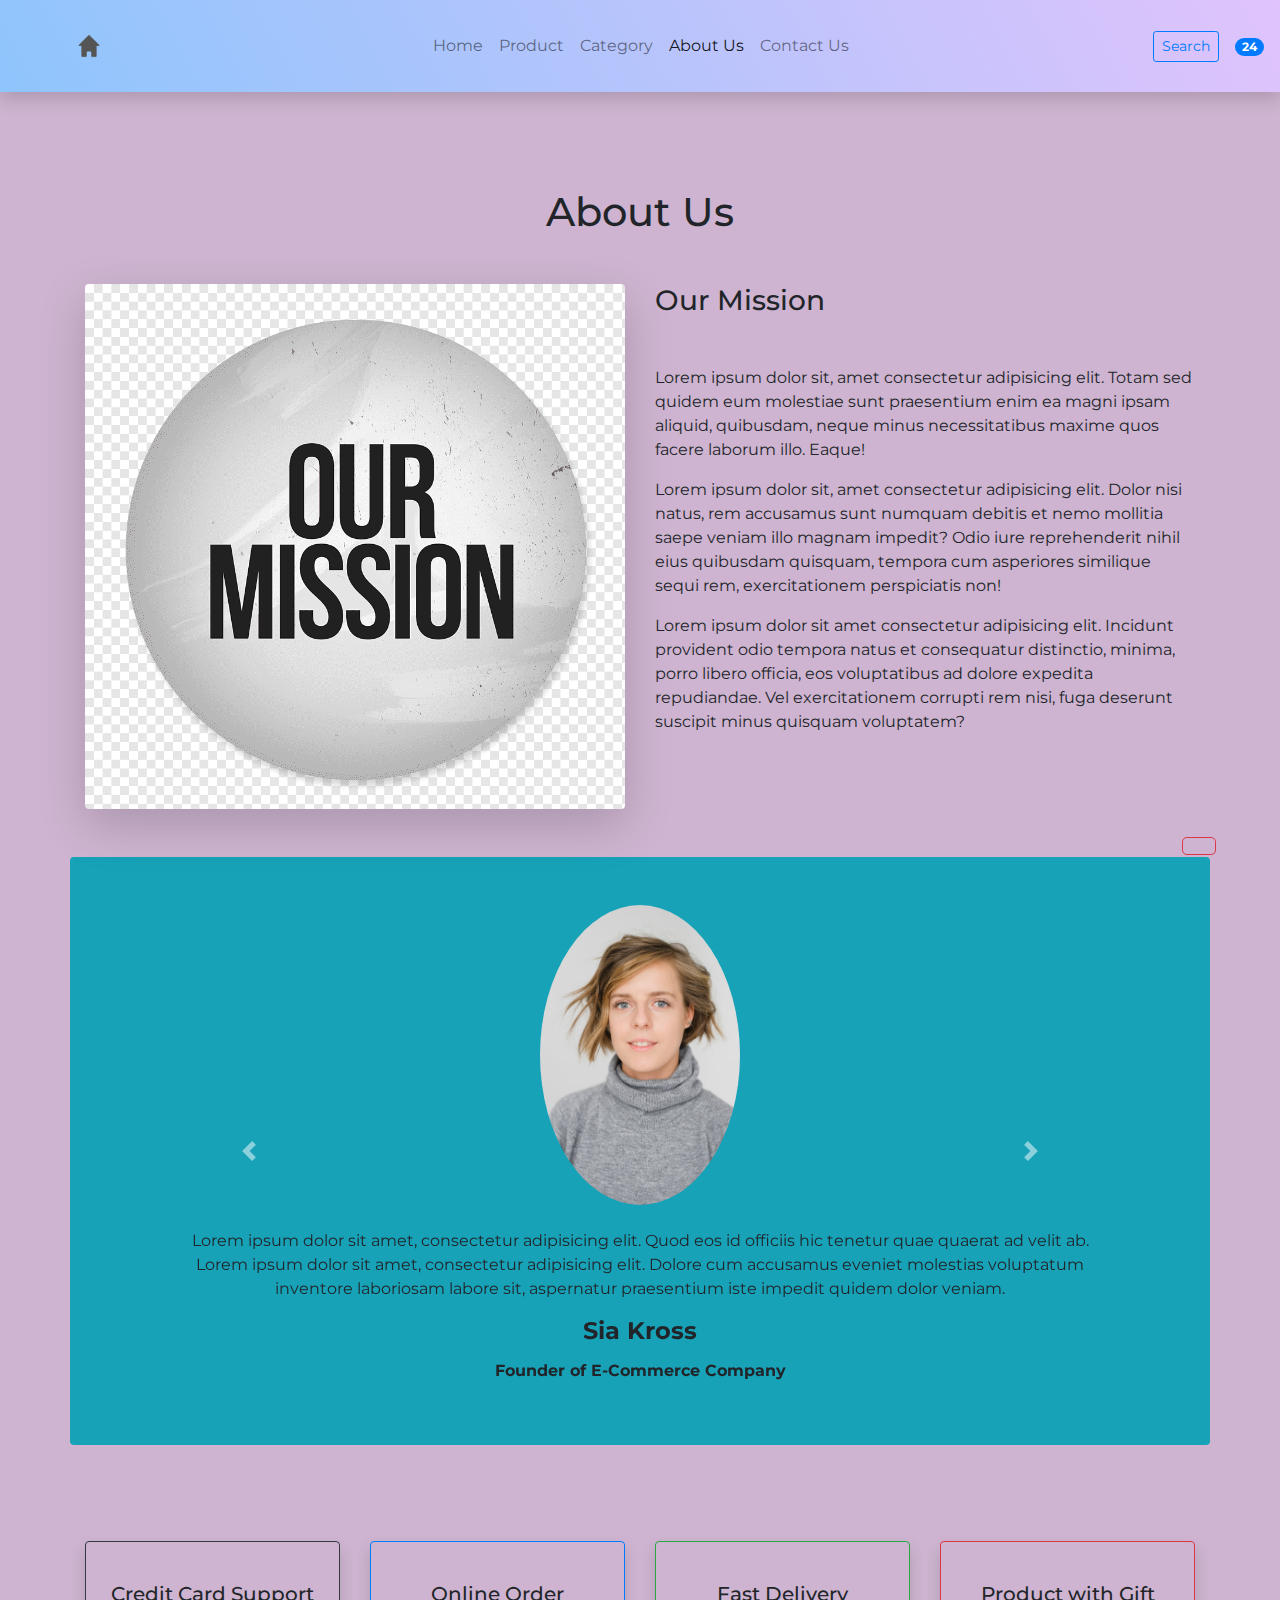
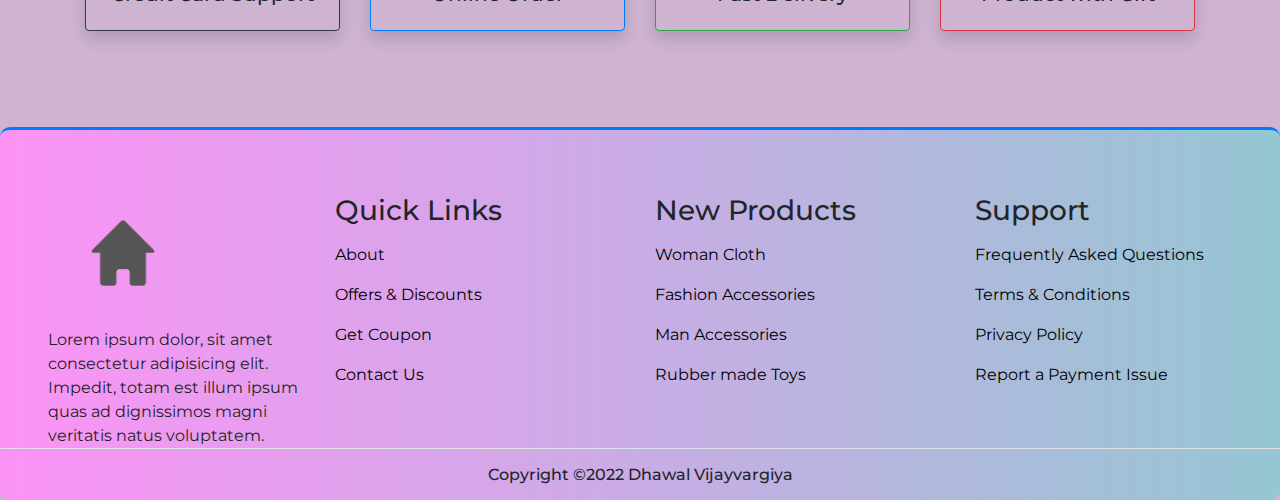
<file: about.html>
<!DOCTYPE html>
<html lang="en">

<head>
	<!-- Required meta tags -->
	<meta charset="utf-8" />
	<meta name="viewport" content="width=device-width, initial-scale=1, shrink-to-fit=no" />

	<!-- style.css  -->
	<link rel="stylesheet" href="../css/style.css">

	<!-- Bootstrap CSS -->
	<link rel="stylesheet" href="https://stackpath.bootstrapcdn.com/bootstrap/4.5.2/css/bootstrap.min.css" integrity="sha384-JcKb8q3iqJ61gNV9KGb8thSsNjpSL0n8PARn9HuZOnIxN0hoP+VmmDGMN5t9UJ0Z"
	 crossorigin="anonymous">

	<!-- fontawesome cdn link -->
	<link rel="stylesheet" href="https://cdnjs.cloudflare.com/ajax/libs/font-awesome/5.10.0/css/all.min.css" integrity="sha512-PgQMlq+nqFLV4ylk1gwUOgm6CtIIXkKwaIHp/PAIWHzig/lKZSEGKEysh0TCVbHJXCLN7WetD8TFecIky75ZfQ=="
	 crossorigin="anonymous" />

	<title>E-Commerce</title>
</head>

<body id="top" style="background-color: rgb(206 180 208);" >
	<!-- ==============header menu section starts here============== -->
	<section class="header_menu" id="header_menu">
		<div class="container-fluid px-0 shadow">
			<nav class="navbar navbar-expand-lg navbar-light  py-3  " style="background-color: #8EC5FC;
    background-image: linear-gradient(62deg, #8EC5FC 0%, #E0C3FC 100%);">
				<a class="navbar-brand pl-5" href="index.html">
                    <img src="/images/new23.png" class="img img-fluid" width="50px" alt="logo">
                </a>
                <button class="navbar-toggler" type="button" data-toggle="collapse"
                    data-target="#navbarSupportedContent" aria-controls="navbarSupportedContent" aria-expanded="false"
                    aria-label="Toggle navigation">
                    <span class="navbar-toggler-icon"></span>
                </button>

                <div class="collapse navbar-collapse" id="navbarSupportedContent">
                    <ul class="navbar-nav mx-auto">
                        <li class="nav-item ">
                            <a class="nav-link" href="index.html">Home <span class="sr-only">(current)</span></a>
                        </li>
                        <li class="nav-item ">
                            <a class="nav-link" href="product.html">Product</a>
                        </li>
                        <li class="nav-item ">
                            <a class="nav-link" href="category.html">Category</a>
                        </li>
                        <li class="nav-item active">
                            <a class="nav-link" href="about.html">About Us</a>
                        </li>
                        <li class="nav-item">
                            <a class="nav-link" href="contact.html">Contact Us</a>
                        </li>
                        <!-- <li class="nav-item dropdown">
              <a class="nav-link dropdown-toggle" href="#" id="navbarDropdown" role="button" data-toggle="dropdown"
                aria-haspopup="true" aria-expanded="false">
                Dropdown
              </a>
              <div class="dropdown-menu" aria-labelledby="navbarDropdown">
                <a class="dropdown-item" href="#">Action</a>
                <a class="dropdown-item" href="#">Another action</a>
                <div class="dropdown-divider"></div>
                <a class="dropdown-item" href="#">Something else here</a>
              </div>
            </li> -->
                    </ul>
                    <div class="search mr-3">
                        <a href="search.html" class="btn btn-sm btn-outline-primary">
                            Search
                        </a>
                    </div>
                    <div class="cart">
                        <a href="cart.html">
                            <i class="fas fa-shopping-cart fa-2x"></i>
                            <span class="badge badge-pill badge-primary">24</span>
                        </a>
                    </div>
                </div>
            </nav>
        </div>
    </section>
    <!-- ==============header menu section ends here============== -->

    <!-- ==============about starts here============== -->
    <section class="about py-5 my-5" id="about">
        <div class="container ">
            <div class="section_title text-center mb-5">
                <h1 class="text-capitalize" style="text-decoration:none">About Us</h1>
            </div>
            <div class="row">
                <div class="col-md-6">
                    <div class="row">
                        <div class="col-md-12">
                            <img src="./images/new24.png" class="img img-fluid rounded shadow-lg"
                                alt="about us image">
                        </div>
                    </div>
                </div>
                <div class="col-md-6">

                    <div class="row">
                        <div class="col-md-12">
                            <div class="title">
                                <h3>Our Mission</h3>
                            </div>
                            <div class="about_text mt-sm-5">
                                <p>
                                    Lorem ipsum dolor sit, amet consectetur adipisicing elit. Totam sed quidem eum
                                    molestiae sunt praesentium enim ea magni ipsam aliquid, quibusdam, neque minus
                                    necessitatibus maxime quos facere laborum illo. Eaque!
                                </p>
                                <p>
                                    Lorem ipsum dolor sit, amet consectetur adipisicing elit. Dolor nisi natus, rem
                                    accusamus sunt numquam debitis et nemo mollitia saepe veniam illo magnam impedit?
                                    Odio iure reprehenderit nihil eius quibusdam quisquam, tempora cum asperiores
                                    similique sequi rem, exercitationem perspiciatis non!
                                </p>
                                <p>
                                    Lorem ipsum dolor sit amet consectetur adipisicing elit. Incidunt provident odio
                                    tempora natus et consequatur distinctio, minima, porro libero officia, eos
                                    voluptatibus ad dolore expedita repudiandae. Vel exercitationem corrupti rem nisi,
                                    fuga deserunt suscipit minus quisquam voluptatem?
                                </p>
                            </div>
                        </div>
                    </div>
                </div>
            </div>
            <div class="row">
                <!-- ==============testimonial starts here============== -->
                <section class="text-center bg-info my-5 py-5 rounded">
                    <div class="col-md-10 col-10 mx-auto">
                        <!-- Carousel Wrapper -->
                        <div id="carousel-example-1" class="carousel slide carousel-fade" data-ride="carousel"
                            data-interval="false">
                            <!--Slides-->
                            <div class="carousel-inner">
                                <!--First slide-->
                                <div class="carousel-item active">
                                    <div class="testimonial">
                                        <!--Avatar-->
                                        <div class="avatar mx-auto mb-4">
                                            <img src="./images/new26.jpeg" class="rounded-circle img-fluid" width="200px" height="400px"
                                                alt="First sample avatar image">
                                        </div>
                                        <!--Content-->
                                        <p>
                                            <i class="fas fa-quote-left"></i> Lorem ipsum dolor sit amet,
                                            consectetur
                                            adipisicing
                                            elit. Quod
                                            eos
                                            id officiis hic tenetur quae quaerat ad velit ab. Lorem ipsum dolor sit
                                            amet,
                                            consectetur
                                            adipisicing elit. Dolore cum accusamus eveniet molestias voluptatum
                                            inventore
                                            laboriosam
                                            labore
                                            sit, aspernatur praesentium iste impedit quidem dolor veniam.
                                        </p>
                                        <h4 class="font-weight-bold">Sia Kross</h4>
                                        <h6 class="font-weight-bold my-3">Founder of E-Commerce Company</h6>
                                        <!--Review-->
                                        <i class="fas fa-star blue-text"> </i>
                                        <i class="fas fa-star blue-text"> </i>
                                        <i class="fas fa-star blue-text"> </i>
                                        <i class="fas fa-star blue-text"> </i>
                                        <i class="fas fa-star-half-alt blue-text"> </i>
                                    </div>
                                </div>
                                <!--First slide-->
                                <!--Second slide-->
                                <div class="carousel-item">
                                    <div class="testimonial">
                                        <!--Avatar-->
                                        <div class="avatar mx-auto mb-4">
                                            <img src="./images/new27.jpeg" class="rounded-circle img-fluid" width="200px" height="200px"
                                                alt="Second sample avatar image">
                                        </div>
                                        <!--Content-->
                                        <p>
                                            <i class="fas fa-quote-left"></i> Nemo enim ipsam voluptatem quia
                                            voluptas sit
                                            aspernatur aut
                                            odit
                                            aut fugit, sed quia consequuntur magni dolores eos qui ratione
                                            voluptatem sequi
                                            nesciunt. Neque
                                            porro quisquam est, qui dolorem ipsum quia dolor sit amet, consectetur,
                                            adipisci
                                            velit,
                                            sed quia
                                            non numquam eius modi tempora incidunt ut labore. </p>
                                        <h4 class="font-weight-bold">Daniel Jue</h4>
                                        <h6 class="font-weight-bold my-3">Photographer at Studio LA</h6>
                                        <!--Review-->
                                        <i class="fas fa-star blue-text"> </i>
                                        <i class="fas fa-star blue-text"> </i>
                                        <i class="fas fa-star blue-text"> </i>
                                        <i class="fas fa-star blue-text"> </i>
                                        <i class="fas fa-star blue-text"> </i>
                                    </div>
                                </div>
                                <!--Second slide-->
                                <!--Third slide-->
                                <div class="carousel-item">
                                    <div class="testimonial">
                                        <!--Avatar-->
                                        <div class="avatar mx-auto mb-4">
                                            <img src="./images/new28.jpeg" class="rounded-circle img-fluid" width="200px"
                                                alt="Third sample avatar image">
                                        </div>
                                        <!--Content-->
                                        <p>
                                            <i class="fas fa-quote-left"></i> Duis aute irure dolor in reprehenderit
                                            in
                                            voluptate
                                            velit esse
                                            cillum dolore eu fugiat nulla pariatur. Excepteur sint occaecat
                                            cupidatat non
                                            proident,
                                            sunt in
                                            culpa qui officia deserunt mollit anim id est laborum. Sed ut
                                            perspiciatis unde
                                            omnis
                                            iste natus
                                            error sit voluptatem accusantium doloremque laudantium.</p>
                                        <h4 class="font-weight-bold">Josh Allan</h4>
                                        <h6 class="font-weight-bold my-3">Front-end Developer in NY</h6>
                                        <!--Review-->
                                        <i class="fas fa-star blue-text"> </i>
                                        <i class="fas fa-star blue-text"> </i>
                                        <i class="fas fa-star blue-text"> </i>
                                        <i class="fas fa-star blue-text"> </i>
                                        <i class="far fa-star blue-text"> </i>
                                    </div>
                                </div>
                                <!--Third slide-->
                            </div>
                            <!--Slides-->
                            <!--Controls-->
                            <a class="carousel-control-prev left carousel-control" href="#carousel-example-1"
                                role="button" data-slide="prev">
                                <span class="carousel-control-prev-icon" aria-hidden="true"></span>
                                <span class="sr-only">Previous</span>
                            </a>
                            <a class="carousel-control-next right carousel-control" href="#carousel-example-1"
                                role="button" data-slide="next">
                                <span class="carousel-control-next-icon" aria-hidden="true"></span>
                                <span class="sr-only">Next</span>
                            </a>
                            <!--Controls-->
                        </div>
                        <!-- Carousel Wrapper -->
                    </div>
                </section>
                <!-- ==============testimonial ends here============== -->
            </div>
            <div class="row mt-5">
                <div class="col-md-3 col-6">
                    <div class="border border-dark rounded shadow text-center p-3">
                        <div class="mb-4">
                            <i class="far fa-credit-card fa-3x"></i>
                        </div>
                        <div>
                            <h5>Credit Card Support</h5>
                        </div>
                    </div>
                </div>
                <div class="col-md-3 col-6 mt-small-2 mb-small-2">
                    <div class="border border-primary rounded shadow text-center p-3">
                        <div class="mb-4">
                            <i class="fas fa-laptop fa-3x"></i>
                        </div>
                        <div>
                            <h5>Online Order</h5>
                        </div>
                    </div>
                </div>
                <div class="col-md-3 col-6">
                    <div class="border border-success rounded shadow text-center p-3">
                        <div class="mb-4">
                            <i class="fas fa-shipping-fast fa-3x"></i>
                        </div>
                        <div>
                            <h5>Fast Delivery</h5>
                        </div>
                    </div>
                </div>
                <div class="col-md-3 col-6">
                    <div class="border border-danger rounded shadow text-center p-3">
                        <div class="mb-4">
                            <i class="fas fa-gifts fa-3x"></i>
                        </div>
                        <div>
                            <h5>Product with Gift</h5>
                        </div>
                    </div>
                </div>
            </div>
        </div>
    </section>

    <!-- ==============about ends here============== -->

    <!-- ==============footer starts here============== -->
    <section class="footer_section pt-5 pb-2 mt-5" id="footer_section">
        <footer>
            <div class="container-fluid">
                <div class="row">
                    <div class="col-md-3 col-6 pl-5">
                        <div class="footer_title">
                            <a href="index.html">
                                <img src="/images/new23.png" width="150px" class="img img-fluid" alt="logo">
                            </a>
                        </div>
                        <div>
                            Lorem ipsum dolor, sit amet consectetur adipisicing elit. Impedit, totam est illum ipsum
                            quas ad
                            dignissimos magni veritatis natus voluptatem.
                        </div>
                    </div>
                    <div class="col-md-3 col-6">
                        <div class="footer_title pt-3 mb-3">
                            <h3>Quick Links</h3>
                        </div>
                        <div class="footer_links">
                            <ul>
                                <li><a href="javascript:;">About</a></li>
                                <li><a href="javascript:;">Offers & Discounts</a></li>
                                <li><a href="javascript:;">Get Coupon</a></li>
                                <li><a href="javascript:;">Contact Us</a></li>
                            </ul>
                        </div>
                    </div>
                    <div class="col-md-3 col-6">
                        <div class="footer_title pt-3 mb-3">
                            <h3>New Products</h3>
                        </div>
                        <div class="footer_links">
                            <ul>
                                <li><a href="javascript:;">Woman Cloth</a></li>
                                <li><a href="javascript:;">Fashion Accessories</a></li>
                                <li><a href="javascript:;">Man Accessories</a></li>
                                <li><a href="javascript:;">Rubber made Toys</a></li>
                            </ul>
                        </div>
                    </div>
                    <div class="col-md-3 col-6">
                        <div class="footer_title pt-3 mb-3">
                            <h3>Support</h3>
                        </div>
                        <div class="footer_links">
                            <ul>
                                <li><a href="javascript:;">Frequently Asked Questions</a></li>
                                <li><a href="javascript:;">Terms & Conditions</a></li>
                                <li><a href="javascript:;">Privacy Policy</a></li>
                                <li><a href="javascript:;">Report a Payment Issue</a></li>
                            </ul>
                        </div>
                    </div>
                </div>
            </div>
            <div class="border-top">
                <h6 class="text-center mt-3">Copyright ©2022 Dhawal Vijayvargiya
                </h6>
            </div>
        </footer>
    </section>
    <div class="backtop">
        <a id="button" href="#top" class="btn btn-lg btn-outline-danger" role="button">
            <i class="fas fa-chevron-up text-dark"></i>
        </a>
    </div>
    <!-- ==============footer ends here============== -->


    <!-- Optional JavaScript -->
    <!-- jQuery first, then Popper.js, then Bootstrap JS -->
    <script src="https://code.jquery.com/jquery-3.5.1.slim.min.js"
        integrity="sha384-DfXdz2htPH0lsSSs5nCTpuj/zy4C+OGpamoFVy38MVBnE+IbbVYUew+OrCXaRkfj"
        crossorigin="anonymous"></script>
    <script src="https://cdn.jsdelivr.net/npm/popper.js@1.16.1/dist/umd/popper.min.js"
        integrity="sha384-9/reFTGAW83EW2RDu2S0VKaIzap3H66lZH81PoYlFhbGU+6BZp6G7niu735Sk7lN"
        crossorigin="anonymous"></script>
    <script src="https://stackpath.bootstrapcdn.com/bootstrap/4.5.2/js/bootstrap.min.js"
        integrity="sha384-B4gt1jrGC7Jh4AgTPSdUtOBvfO8shuf57BaghqFfPlYxofvL8/KUEfYiJOMMV+rV"
        crossorigin="anonymous"></script>
</body>

</html>
</file>
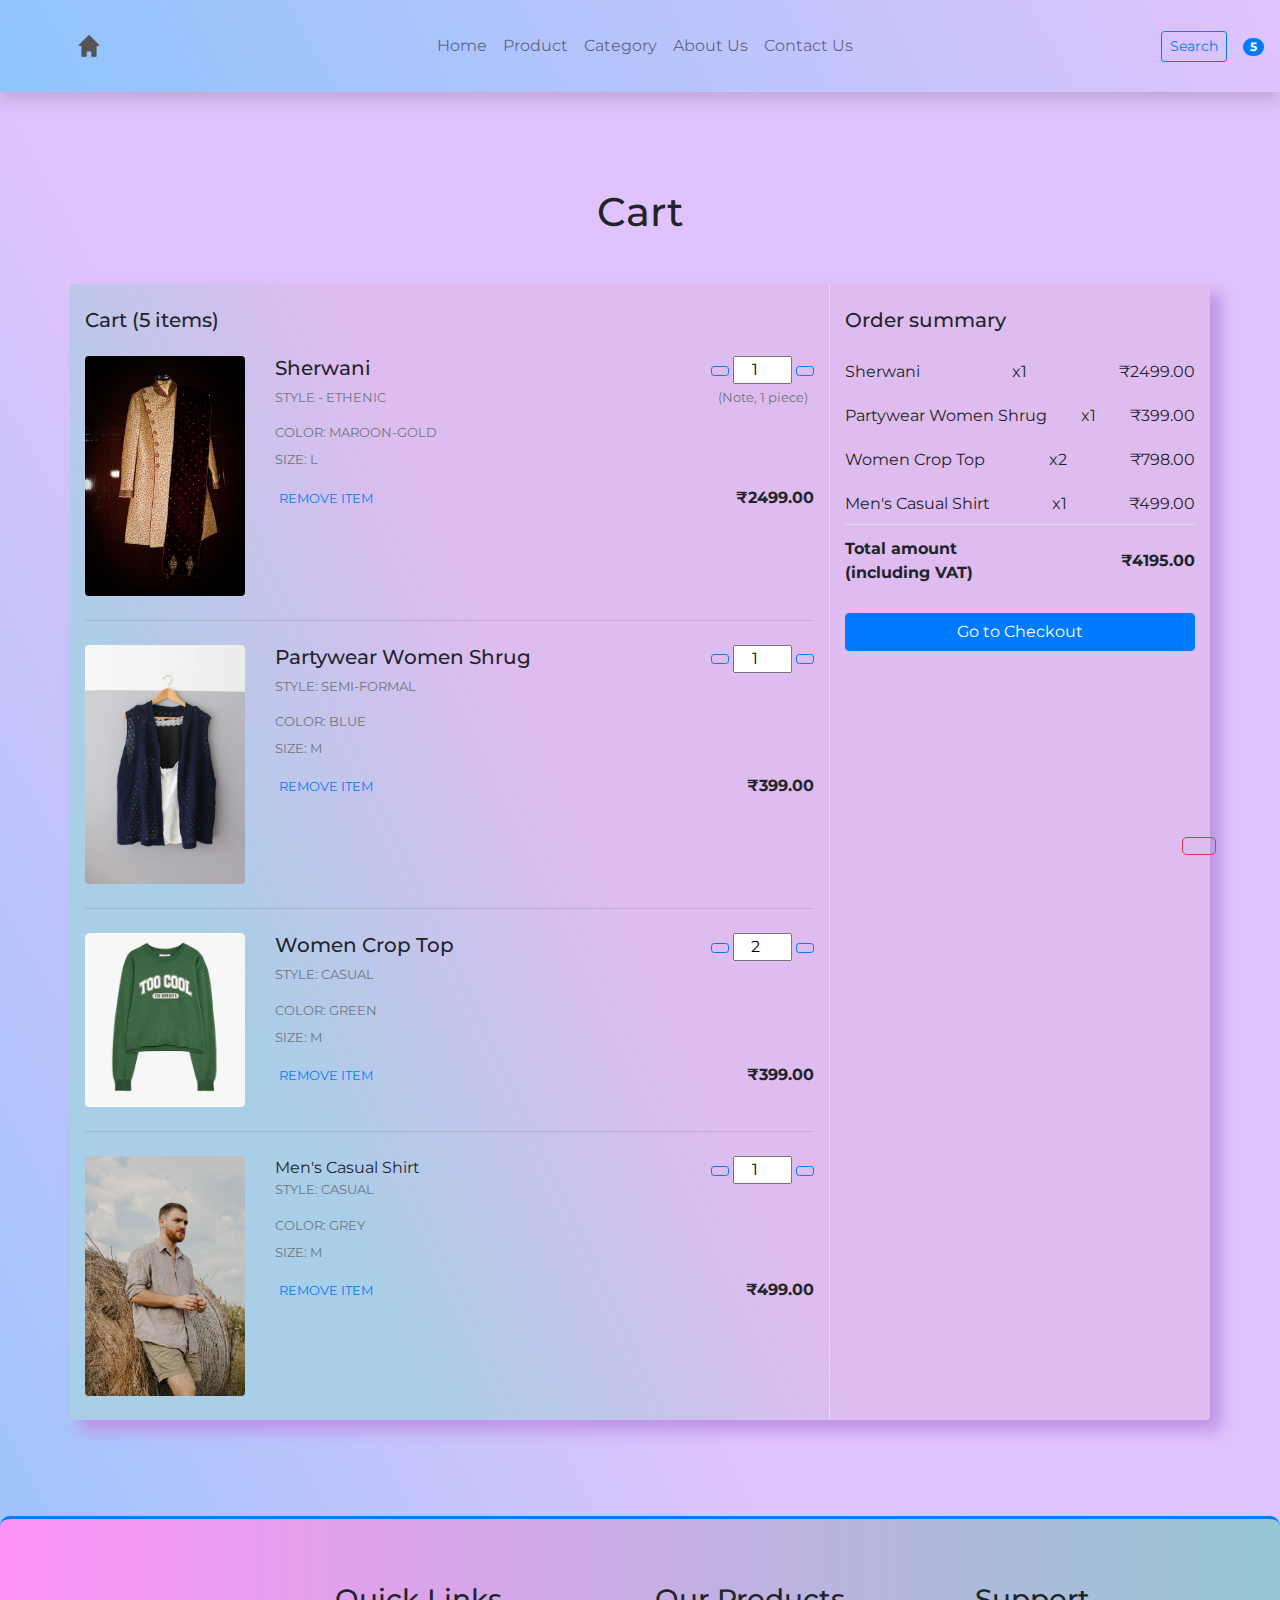
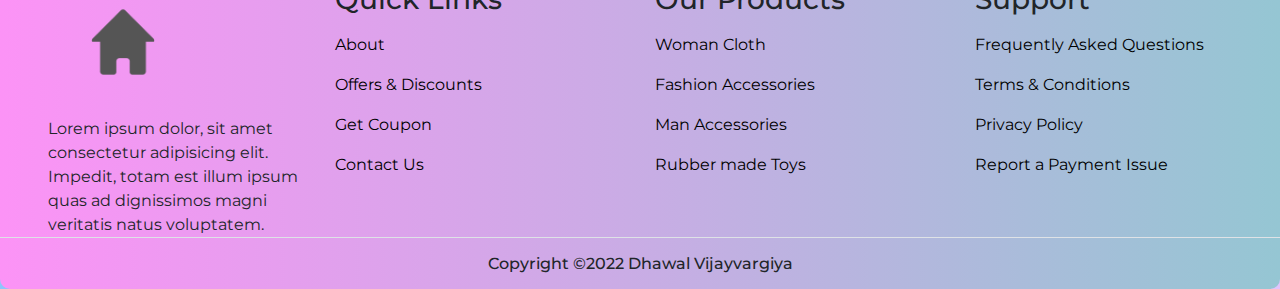
<file: cart.html>
<!DOCTYPE html>
<html lang="en">

<head>
    <!-- Required meta tags -->
    <meta charset="utf-8" />
    <meta name="viewport" content="width=device-width, initial-scale=1, shrink-to-fit=no" />

    <!-- style.css  -->
    <link rel="stylesheet" href="./css/style.css">

    <!-- Bootstrap CSS -->
    <link rel="stylesheet" href="https://stackpath.bootstrapcdn.com/bootstrap/4.5.2/css/bootstrap.min.css"
        integrity="sha384-JcKb8q3iqJ61gNV9KGb8thSsNjpSL0n8PARn9HuZOnIxN0hoP+VmmDGMN5t9UJ0Z" crossorigin="anonymous">

    <!-- fontawesome cdn link -->
    <link rel="stylesheet" href="https://cdnjs.cloudflare.com/ajax/libs/font-awesome/5.10.0/css/all.min.css"
        integrity="sha512-PgQMlq+nqFLV4ylk1gwUOgm6CtIIXkKwaIHp/PAIWHzig/lKZSEGKEysh0TCVbHJXCLN7WetD8TFecIky75ZfQ=="
        crossorigin="anonymous" />

    <title>E-Commerce Website Front-End Design</title>
</head>

<body id="top" style="background-color: #8EC5FC;
background-image: linear-gradient(62deg, #8EC5FC 0%, #E0C3FC 43%);">
    <!-- ==============header menu section starts here============== -->
    <section class="header_menu" id="header_menu">
        <div class="container-fluid px-0 shadow">
            <nav class="navbar navbar-expand-lg navbar-light py-3  " style="background-color: #8EC5FC;
    background-image: linear-gradient(62deg, #8EC5FC 0%, #E0C3FC 100%);">
                <a class="navbar-brand pl-5" href="index.html">
                    <img src="./images/new23.png" class="img img-fluid" width="50px" alt="logo">
                </a>
                <button class="navbar-toggler" type="button" data-toggle="collapse"
                    data-target="#navbarSupportedContent" aria-controls="navbarSupportedContent" aria-expanded="false"
                    aria-label="Toggle navigation">
                    <span class="navbar-toggler-icon"></span>
                </button>

                <div class="collapse navbar-collapse" id="navbarSupportedContent">
                    <ul class="navbar-nav mx-auto">
                        <li class="nav-item ">
                            <a class="nav-link" href="index.html">Home <span class="sr-only">(current)</span></a>
                        </li>
                        <li class="nav-item ">
                            <a class="nav-link" href="product.html">Product</a>
                        </li>
                        <li class="nav-item ">
                            <a class="nav-link" href="category.html">Category</a>
                        </li>
                        <li class="nav-item">
                            <a class="nav-link" href="about.html">About Us</a>
                        </li>
                        <li class="nav-item">
                            <a class="nav-link" href="contact.html">Contact Us</a>
                        </li>
                        <!-- <li class="nav-item dropdown">
              <a class="nav-link dropdown-toggle" href="#" id="navbarDropdown" role="button" data-toggle="dropdown"
                aria-haspopup="true" aria-expanded="false">
                Dropdown
              </a>
              <div class="dropdown-menu" aria-labelledby="navbarDropdown">
                <a class="dropdown-item" href="#">Action</a>
                <a class="dropdown-item" href="#">Another action</a>
                <div class="dropdown-divider"></div>
                <a class="dropdown-item" href="#">Something else here</a>
              </div>
            </li> -->
                    </ul>
                    <div class="search mr-3">
                        <a href="search.html" class="btn btn-sm btn-outline-primary">
                            Search
                        </a>
                    </div>
                    <div class="cart active">
                        <a href="cart.html">
                            <i class="fas fa-shopping-cart fa-2x"></i>
                            <span class="badge badge-pill badge-primary">5</span>
                        </a>
                    </div>
                </div>
            </nav>
        </div>
    </section>
    <!-- ==============header menu section ends here============== -->

    <!-- ==============cart starts here============== -->
    <section class="cart py-5 my-5" id="cart" >
        <div class="container ">
            <div class="section_title text-center mb-5">
                <h1 class="text-capitalize" style="text-decoration:none">Cart</h1>
            </div>
            <div class="row bg_cart_1 rounded" style="box-shadow: 10px 10px 15px 0.5px #bf94e7; border-width:0.1rem; background-color: #387db6;
            background-image: linear-gradient(65deg, #a9cee7 20rem, #dfbcf0 45rem);">
                <!--Grid column-->
                <div class="col-md-8 border-right">
                    <!-- Card -->
                    <div class="mb-3">
                        <div class="pt-4">
                            <h5 class="mb-4">Cart (<span>5</span> items)</h5>
                            <div class="row mb-4">
                                <div class="col-md-5 col-lg-3 col-xl-3">
                                    <div class="rounded mb-3 mb-md-0">
                                        <img class="img-fluid w-100 rounded" src="./images/new5.jpeg" alt="Sample">
                                    </div>
                                </div>
                                <div class="col-md-7 col-lg-9 col-xl-9">
                                    <div>
                                        <div class="d-flex justify-content-between">
                                            <div>
                                                <h5>Sherwani</h5>
                                                <p class="mb-3 text-muted text-uppercase small">Style - ethenic</p>
                                                <p class="mb-2 text-muted text-uppercase small">Color: Maroon-gold</p>
                                                <p class="mb-3 text-muted text-uppercase small">Size: L</p>
                                            </div>
                                            <div>
                                                <div class="mb-0 w-100">
                                                    <button
                                                        onclick="this.parentNode.querySelector('input[type=number]').stepDown()"
                                                        class="btn btn-sm btn-outline-primary">
                                                        <i class="fas fa-minus"></i>
                                                    </button>
                                                    <input class="quantity text-center" min="0" max="10" name="quantity"
                                                        value="1" type="number">
                                                    <button
                                                        onclick="this.parentNode.querySelector('input[type=number]').stepUp()"
                                                        class="btn btn-sm btn-outline-primary">
                                                        <i class="fas fa-plus"></i>
                                                    </button>
                                                </div>
                                                <small class="form-text text-muted text-center">
                                                    (Note, 1 piece)
                                                </small>
                                            </div>
                                        </div>
                                        <div class="d-flex justify-content-between align-items-center">
                                            <div>
                                                <a href="javascript:;" type="button"
                                                    class="small text-uppercase mr-3"><i
                                                        class="fas fa-trash-alt mr-1"></i> Remove item </a>
                                            </div>
                                            <p class="mb-0"><span><strong id="summary">₹2499.00</strong></span></p
                                                class="mb-0">
                                        </div>
                                    </div>
                                </div>
                            </div>
                            <hr class="mb-4">
                            <div class="row mb-4">
                                <div class="col-md-5 col-lg-3 col-xl-3">
                                    <div class="rounded mb-3 mb-md-0">
                                        <img class="img-fluid w-100 rounded" src="./images/new6.jpeg" alt="Sample">
                                    </div>
                                </div>
                                <div class="col-md-7 col-lg-9 col-xl-9">
                                    <div>
                                        <div class="d-flex justify-content-between">
                                            <div>
                                                <h5>Partywear Women Shrug</h5>
                                                <p class="mb-3 text-muted text-uppercase small">Style: semi-formal </p>
                                                <p class="mb-2 text-muted text-uppercase small">Color: blue</p>
                                                <p class="mb-3 text-muted text-uppercase small">Size: M</p>
                                            </div>
                                            <div>
                                                <div class="mb-0 w-100">
                                                    <button
                                                        onclick="this.parentNode.querySelector('input[type=number]').stepDown()"
                                                        class="btn btn-sm btn-outline-primary">
                                                        <i class="fas fa-minus"></i>
                                                    </button>
                                                    <input class="quantity text-center" min="0" max="10" name="quantity"
                                                        value="1" type="number">
                                                    <button
                                                        onclick="this.parentNode.querySelector('input[type=number]').stepUp()"
                                                        class="btn btn-sm btn-outline-primary">
                                                        <i class="fas fa-plus"></i>
                                                    </button>
                                                </div>
                                            </div>
                                        </div>
                                        <div class="d-flex justify-content-between align-items-center">
                                            <div>
                                                <a href="javascript:;" type="button"
                                                    class="card-link-secondary small text-uppercase mr-3">
                                                    <i class="fas fa-trash-alt mr-1"></i> Remove item
                                                </a>
                                            </div>
                                            <p class="mb-0"><span><strong>₹399.00</strong></span></p class="mb-0">
                                        </div>
                                    </div>
                                </div>
                            </div>
                            <hr class="mb-4">
                            <div class="row mb-4">
                                <div class="col-md-5 col-lg-3 col-xl-3">
                                    <div class="rounded mb-3 mb-md-0">
                                        <img class="img-fluid w-100 rounded" src="./images/new26.png" alt="Sample">
                                    </div>
                                </div>
                                <div class="col-md-7 col-lg-9 col-xl-9">
                                    <div>
                                        <div class="d-flex justify-content-between">
                                            <div>
                                                <h5>Women Crop Top</h5>
                                                <p class="mb-3 text-muted text-uppercase small">Style: casual</p>
                                                <p class="mb-2 text-muted text-uppercase small">Color: green</p>
                                                <p class="mb-3 text-muted text-uppercase small">Size: M</p>
                                            </div>
                                            <div>
                                                <div class="mb-0 w-100">
                                                    <button
                                                        onclick="this.parentNode.querySelector('input[type=number]').stepDown()"
                                                        class="btn btn-sm btn-outline-primary">
                                                        <i class="fas fa-minus"></i>
                                                    </button>
                                                    <input class="quantity text-center" min="0" max="10" name="quantity"
                                                        value="2" type="number">
                                                    <button
                                                        onclick="this.parentNode.querySelector('input[type=number]').stepUp()"
                                                        class="btn btn-sm btn-outline-primary">
                                                        <i class="fas fa-plus"></i>
                                                    </button>
                                                </div>
                                            </div>
                                        </div>
                                        <div class="d-flex justify-content-between align-items-center">
                                            <div>
                                                <a href="javascript:;" type="button"
                                                    class="card-link-secondary small text-uppercase mr-3">
                                                    <i class="fas fa-trash-alt mr-1"></i> Remove item
                                                </a>
                                            </div>
                                            <p class="mb-0"><span><strong>₹399.00</strong></span></p class="mb-0">
                                        </div>
                                    </div>
                                </div>
                            </div>
                            <hr class="mb-4">
                            <div class="row mb-4">
                                <div class="col-md-5 col-lg-3 col-xl-3">
                                    <div class="rounded mb-3 mb-md-0">
                                        <img class="img-fluid w-100 rounded" src="./images/new27.jpg" alt="Sample">
                                    </div>
                                </div>
                                <div class="col-md-7 col-lg-9 col-xl-9">
                                    <div>
                                        <div class="d-flex justify-content-between">
                                            <div>Men's Casual Shirt</h5>
                                                <p class="mb-3 text-muted text-uppercase small">Style: Casual</p>
                                                <p class="mb-2 text-muted text-uppercase small">Color: grey</p>
                                                <p class="mb-3 text-muted text-uppercase small">Size: M</p>
                                            </div>
                                            <div>
                                                <div class="mb-0 w-100">
                                                    <button
                                                        onclick="this.parentNode.querySelector('input[type=number]').stepDown()"
                                                        class="btn btn-sm btn-outline-primary">
                                                        <i class="fas fa-minus"></i>
                                                    </button>
                                                    <input class="quantity text-center" min="0" max="10" name="quantity"
                                                        value="1" type="number">
                                                    <button
                                                        onclick="this.parentNode.querySelector('input[type=number]').stepUp()"
                                                        class="btn btn-sm btn-outline-primary">
                                                        <i class="fas fa-plus"></i>
                                                    </button>
                                                </div>
                                            </div>
                                        </div>
                                        <div class="d-flex justify-content-between align-items-center">
                                            <div>
                                                <a href="javascript:;" type="button"
                                                    class="card-link-secondary small text-uppercase mr-3">
                                                    <i class="fas fa-trash-alt mr-1"></i> Remove item
                                                </a>
                                            </div>
                                            <p class="mb-0"><span><strong>₹499.00</strong></span></p class="mb-0">
                                        </div>
                                    </div>
                                </div>
                            </div>
                        </div>
                    </div>
                </div>
                <!--Grid column-->

                <!--Grid column-->
                <div class="col-md-4  rounded">
                    <!-- Card -->
                    <div class="mb-3">
                        <div class="pt-4">
                            <h5 class="mb-3">Order summary</h5>
                            <ul class="list-group list-group-flush">
                                <li
                                    class="list-group-item d-flex justify-content-between align-items-center border-0 px-0 pb-2">
                                    <span>Sherwani</span>
                                    <span>x1</span>
                                    <span>₹2499.00</span>
                                </li>
                                <li
                                    class="list-group-item d-flex justify-content-between align-items-center border-0 px-0 pb-2">
                                    <span>Partywear Women Shrug</span>
                                    <span>x1</span>
                                    <span>₹399.00</span>
                                </li>
                                <li
                                    class="list-group-item d-flex justify-content-between align-items-center border-0 px-0 pb-2">
                                    <span>Women Crop Top</span>
                                    <span>x2</span>
                                    <span>₹798.00</span>
                                </li>
                                <li
                                    class="list-group-item d-flex justify-content-between align-items-center border-0 px-0 pb-2">
                                    <span>Men's Casual Shirt</span>
                                    <span>x1</span>
                                    <span>₹499.00</span>
                                </li>
                                <li
                                    class="list-group-item d-flex justify-content-between align-items-center border-top px-0 mb-3">
                                    <div>
                                        <strong>Total amount</strong>
                                        <strong>
                                            <p class="mb-0">(including VAT)</p>
                                        </strong>
                                    </div>
                                    <span><strong>₹4195.00</strong></span>
                                </li>
                            </ul>
                            <a href="checkout.html" class="btn btn-primary btn-block">Go to Checkout</a>
                        </div>
                    </div>
                    <!-- Card -->
                </div>
                <!--Grid column-->
            </div>
        </div>
    </section>

    <!-- ==============cart ends here============== -->

    <!-- ==============footer starts here============== -->
    <section class="footer_section pt-5 pb-2 mt-5" id="footer_section">
        <footer>
            <div class="container-fluid">
                <div class="row">
                    <div class="col-md-3 col-6 pl-5">
                        <div class="footer_title">
                            <a href="index.html"><img src="./images/new23.png" width="150px" class="img img-fluid"
                                    alt="logo"></a>
                        </div>
                        <div>
                            Lorem ipsum dolor, sit amet consectetur adipisicing elit. Impedit, totam est illum ipsum
                            quas ad
                            dignissimos magni veritatis natus voluptatem.
                        </div>
                    </div>
                    <div class="col-md-3 col-6">
                        <div class="footer_title pt-3 mb-3">
                            <h3>Quick Links</h3>
                        </div>
                        <div class="footer_links">
                            <ul>
                                <li><a href="about.html">About</a></li>
                                <li><a href="javascript:;">Offers & Discounts</a></li>
                                <li><a href="javascript:;">Get Coupon</a></li>
                                <li><a href="contact.html">Contact Us</a></li>
                            </ul>
                        </div>
                    </div>
                    <div class="col-md-3 col-6">
                        <div class="footer_title pt-3 mb-3">
                            <h3>Our Products</h3>
                        </div>
                        <div class="footer_links">
                            <ul>
                                <li><a href="javascript:;">Woman Cloth</a></li>
                                <li><a href="javascript:;">Fashion Accessories</a></li>
                                <li><a href="javascript:;">Man Accessories</a></li>
                                <li><a href="javascript:;">Rubber made Toys</a></li>
                            </ul>
                        </div>
                    </div>
                    <div class="col-md-3 col-6">
                        <div class="footer_title pt-3 mb-3">
                            <h3>Support</h3>
                        </div>
                        <div class="footer_links">
                            <ul>
                                <li><a href="javascript:;">Frequently Asked Questions</a></li>
                                <li><a href="javascript:;">Terms & Conditions</a></li>
                                <li><a href="javascript:;">Privacy Policy</a></li>
                                <li><a href="javascript:;">Report a Payment Issue</a></li>
                            </ul>
                        </div>
                    </div>
                </div>
            </div>
            <div class="border-top">
                <h6 class="text-center mt-3">Copyright ©2022 Dhawal Vijayvargiya
                </h6>
            </div>
        </footer>
    </section>
    <div class="backtop">
        <a id="button" href="#top" class="btn btn-lg btn-outline-danger" role="button">
            <i class="fas fa-chevron-up text-dark"></i>
        </a>
    </div>
    <!-- ==============footer ends here============== -->


    <!-- Optional JavaScript -->
    <!-- jQuery first, then Popper.js, then Bootstrap JS -->
    <script src="https://code.jquery.com/jquery-3.5.1.slim.min.js"
        integrity="sha384-DfXdz2htPH0lsSSs5nCTpuj/zy4C+OGpamoFVy38MVBnE+IbbVYUew+OrCXaRkfj"
        crossorigin="anonymous"></script>
    <script src="https://cdn.jsdelivr.net/npm/popper.js@1.16.1/dist/umd/popper.min.js"
        integrity="sha384-9/reFTGAW83EW2RDu2S0VKaIzap3H66lZH81PoYlFhbGU+6BZp6G7niu735Sk7lN"
        crossorigin="anonymous"></script>
    <script src="https://stackpath.bootstrapcdn.com/bootstrap/4.5.2/js/bootstrap.min.js"
        integrity="sha384-B4gt1jrGC7Jh4AgTPSdUtOBvfO8shuf57BaghqFfPlYxofvL8/KUEfYiJOMMV+rV"
        crossorigin="anonymous"></script>
</body>

</html>
</file>
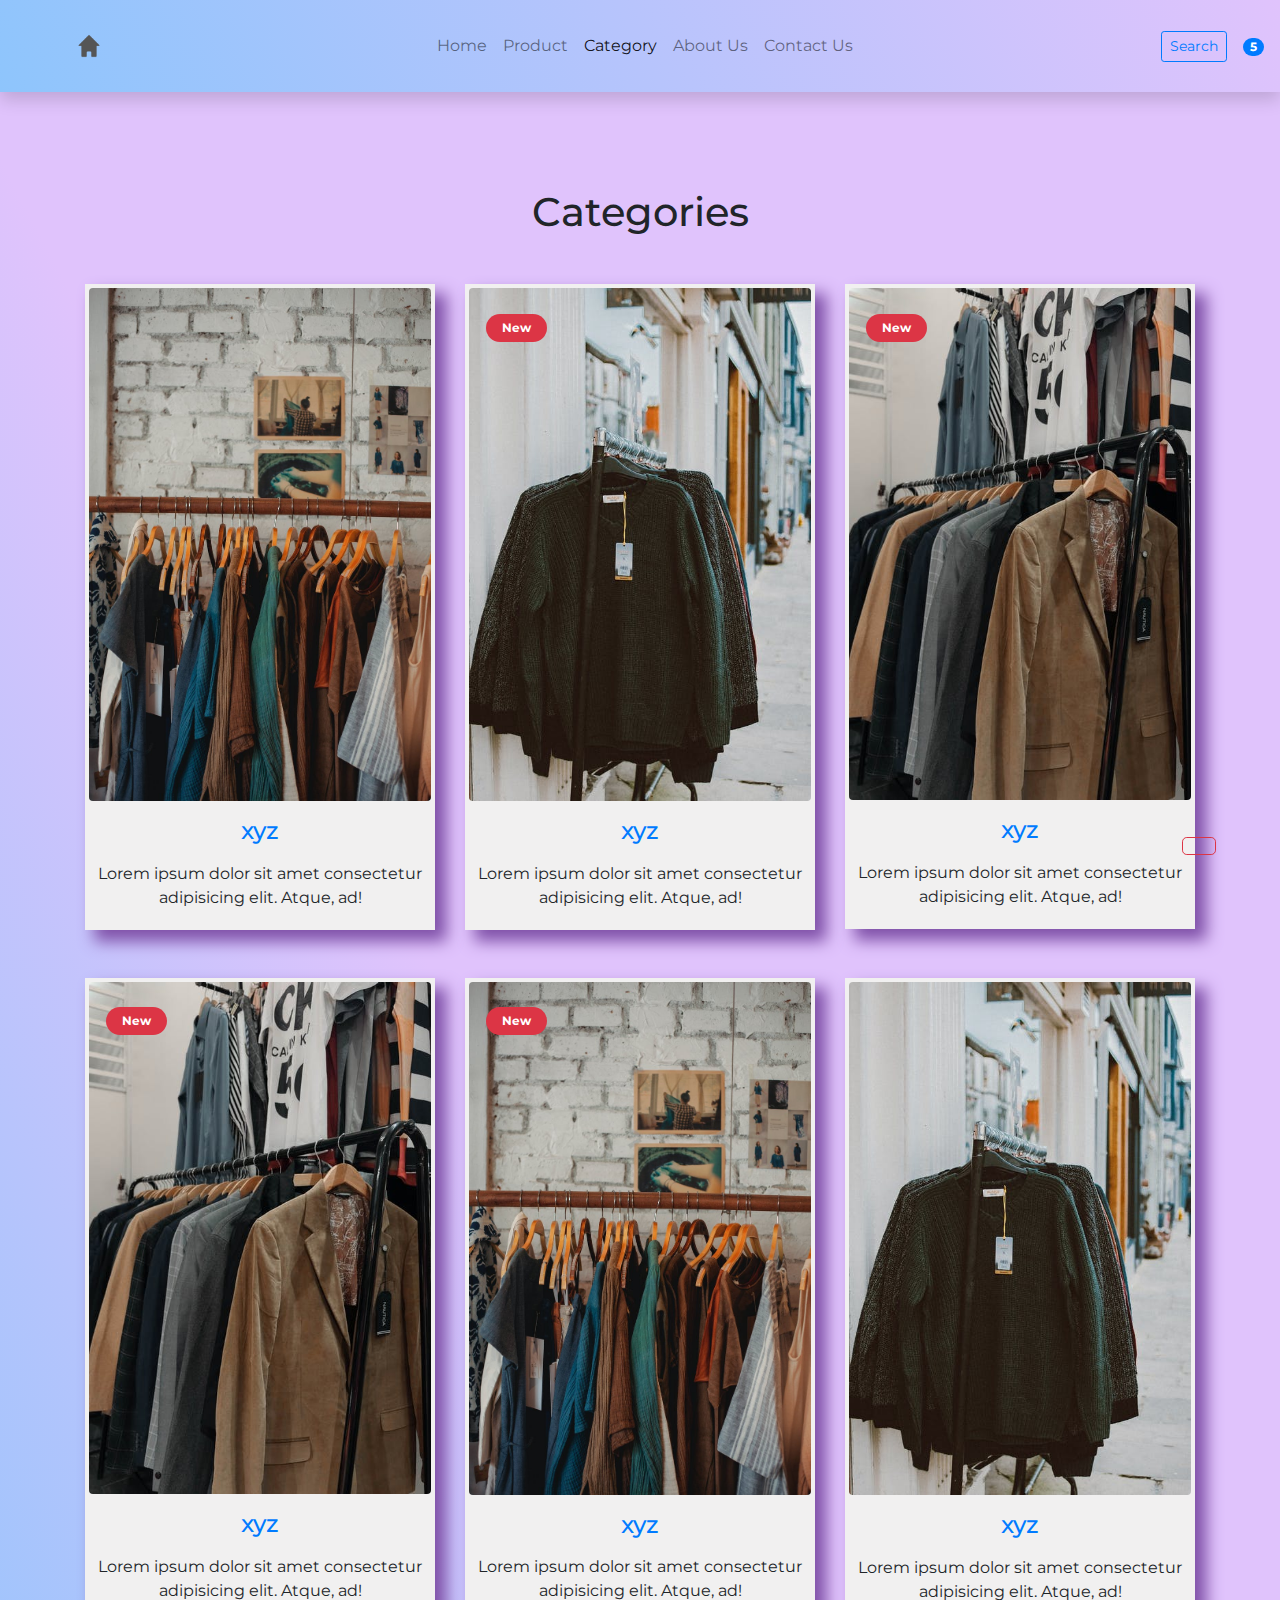
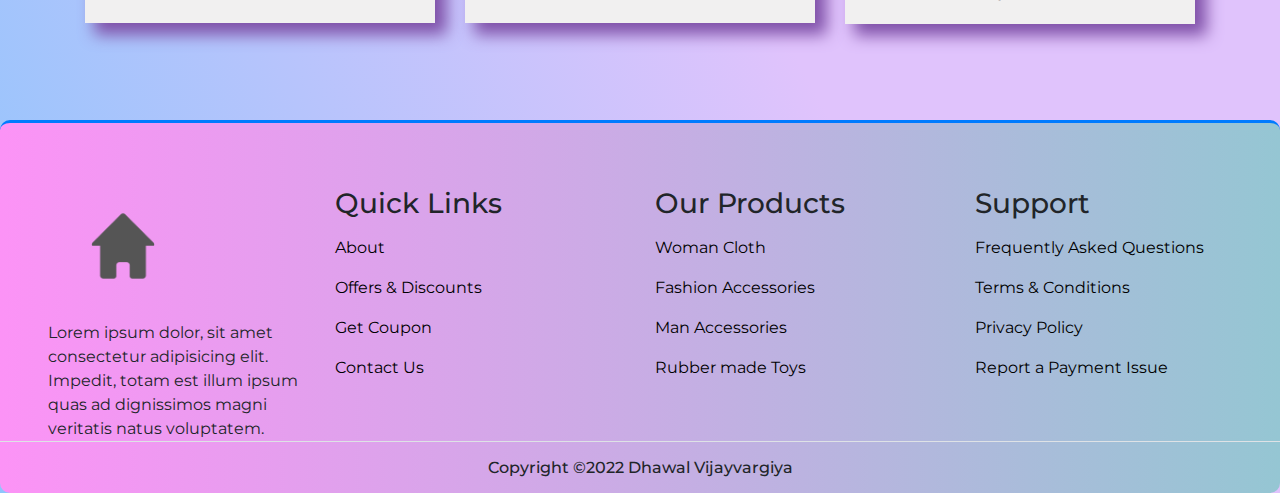
<file: category.html>
<!DOCTYPE html>
<html lang="en">

<head>
    <!-- Required meta tags -->
    <meta charset="utf-8" />
    <meta name="viewport" content="width=device-width, initial-scale=1, shrink-to-fit=no" />

    <!-- style.css  -->
    <link rel="stylesheet" href="./css/style.css">

    <!-- Bootstrap CSS -->
    <link rel="stylesheet" href="https://stackpath.bootstrapcdn.com/bootstrap/4.5.2/css/bootstrap.min.css"
        integrity="sha384-JcKb8q3iqJ61gNV9KGb8thSsNjpSL0n8PARn9HuZOnIxN0hoP+VmmDGMN5t9UJ0Z" crossorigin="anonymous">

    <!-- fontawesome cdn link -->
    <link rel="stylesheet" href="https://cdnjs.cloudflare.com/ajax/libs/font-awesome/5.10.0/css/all.min.css"
        integrity="sha512-PgQMlq+nqFLV4ylk1gwUOgm6CtIIXkKwaIHp/PAIWHzig/lKZSEGKEysh0TCVbHJXCLN7WetD8TFecIky75ZfQ=="
        crossorigin="anonymous" />

    <title>E-Commerce Website Front-End Design</title>
</head>

<body id="top" style=" background-color: #8EC5FC;
background-image: linear-gradient(62deg, #8EC5FC 0%, #E0C3FC 43%);
">
    <!-- ==============header menu section starts here============== -->
    <section class="header_menu" id="header_menu">
        <div class="container-fluid px-0 shadow">
            <nav class="navbar navbar-expand-lg navbar-light  py-3  " style="background-color: #8EC5FC;
    background-image: linear-gradient(62deg, #8EC5FC 0%, #E0C3FC 100%);">
                <a class="navbar-brand pl-5" href="index.html">
                    <img src="./images/new23.png" class="img img-fluid" width="50px" alt="logo">
                </a>
                <button class="navbar-toggler" type="button" data-toggle="collapse"
                    data-target="#navbarSupportedContent" aria-controls="navbarSupportedContent" aria-expanded="false"
                    aria-label="Toggle navigation">
                    <span class="navbar-toggler-icon"></span>
                </button>

                <div class="collapse navbar-collapse" id="navbarSupportedContent">
                    <ul class="navbar-nav mx-auto">
                        <li class="nav-item ">
                            <a class="nav-link" href="index.html">Home <span class="sr-only">(current)</span></a>
                        </li>
                        <li class="nav-item ">
                            <a class="nav-link" href="product.html">Product</a>
                        </li>
                        <li class="nav-item active">
                            <a class="nav-link" href="category.html">Category</a>
                        </li>
                        <li class="nav-item">
                            <a class="nav-link" href="about.html">About Us</a>
                        </li>
                        <li class="nav-item">
                            <a class="nav-link" href="contact.html">Contact Us</a>
                        </li>
                        <!-- <li class="nav-item dropdown">
              <a class="nav-link dropdown-toggle" href="#" id="navbarDropdown" role="button" data-toggle="dropdown"
                aria-haspopup="true" aria-expanded="false">
                Dropdown
              </a>
              <div class="dropdown-menu" aria-labelledby="navbarDropdown">
                <a class="dropdown-item" href="#">Action</a>
                <a class="dropdown-item" href="#">Another action</a>
                <div class="dropdown-divider"></div>
                <a class="dropdown-item" href="#">Something else here</a>
              </div>
            </li> -->
                    </ul>
                    <div class="search mr-3">
                        <a href="search.html" class="btn btn-sm btn-outline-primary">
                            Search
                        </a>
                    </div>
                    <div class="cart">
                        <a href="cart.html">
                            <i class="fas fa-shopping-cart fa-2x"></i>
                            <span class="badge badge-pill badge-primary">5</span>
                        </a>
                    </div>
                </div>
            </nav>
        </div>
    </section>
    <!-- ==============header menu section ends here============== -->
    
    <!-- ==============category starts here============== -->
    <section class="products py-5 my-5 " id="products"">
        <div class="container ">
            <div class="section_title text-center mb-5">
                <h1 class="text-capitalize" style="text-decoration:none">Categories</h1>
            </div>
            <div class="row mb-5">
                <div class="col-md-4 col-12">
                    <div class="single_product text-center p-1" style="box-shadow: 10px 10px 15px 1.5px #7f50a8;">
                        <div class="product_img">
                            <a href="product.html"><img src="./images/new1.jpeg" class="img img-fluid rounded"
                                    alt=""></a>
                        </div>
                        <div class="product-caption my-3">
                            <h4><a href="product.html">xyz</a></h4>
                        </div>
                        <div class="mt-3">
                            <p>
                                Lorem ipsum dolor sit amet consectetur adipisicing elit. Atque, ad!
                            </p>
                        </div>
                    </div>
                </div>
                <div class="col-md-4 col-12">
                    <div class="single_product text-center p-1 mt-small-5 mb-small-5" style="box-shadow: 10px 10px 15px 1.5px #7f50a8;">
                        <div class="product_img">
                            <a href="product.html"><img src="./images/new8.jpeg" class="img img-fluid rounded"
                                    alt=""></a>
                            <div class="new_product">
                                <span class="badge py-2 px-3 badge-pill badge-danger">New</span>
                            </div>
                        </div>
                        <div class="product-caption my-3">
                            <h4><a href="product.html">xyz</a></h4>
                        </div>
                        <div class="mt-3">
                            <p>
                                Lorem ipsum dolor sit amet consectetur adipisicing elit. Atque, ad!
                            </p>
                        </div>
                    </div>
                </div>
                <div class="col-md-4 col-12">
                    <div class="single_product text-center p-1" style="box-shadow: 10px 10px 15px 1.5px #7f50a8;">
                        <div class="product_img">
                            <a href="product.html"><img src="./images/new17.jpeg" class="img img-fluid rounded"
                                    alt=""></a>
                            <div class="new_product">
                                <span class="badge py-2 px-3 badge-pill badge-danger">New</span>
                            </div>
                        </div>
                        <div class="product-caption my-3">
                            <h4><a href="product.html">xyz</a></h4>
                        </div>
                        <div class="mt-3">
                            <p>
                                Lorem ipsum dolor sit amet consectetur adipisicing elit. Atque, ad!
                            </p>
                        </div>
                    </div>
                </div>
            </div>
            <div class="row">
                <div class="col-md-4 col-12" >
                    <div class="single_product text-center p-1" style="box-shadow: 10px 10px 15px 1.5px #7f50a8;">
                        <div class="product_img">
                            <a href="product.html"><img src="./images/new17.jpeg" class="img img-fluid rounded"
                                    alt=""></a>
                            <div class="new_product">
                                <span class="badge py-2 px-3 badge-pill badge-danger">New</span>
                            </div>
                        </div>
                        <div class="product-caption my-3">
                            <h4><a href="product.html">xyz</a></h4>
                        </div>
                        <div class="mt-3">
                            <p>
                                Lorem ipsum dolor sit amet consectetur adipisicing elit. Atque, ad!
                            </p>
                        </div>
                    </div>
                </div>
                <div class="col-md-4 col-12">
                    <div class="single_product text-center p-1 mt-small-5 mb-small-5" style="box-shadow: 10px 10px 15px 1.5px #7f50a8;">
                        <div class="product_img">
                            <a href="product.html"><img src="./images/new1.jpeg" class="img img-fluid rounded"
                                    alt=""></a>
                            <div class="new_product">
                                <span class="badge py-2 px-3 badge-pill badge-danger">New</span>
                            </div>
                        </div>
                        <div class="product-caption my-3">
                            <h4><a href="product.html">xyz</a></h4>
                        </div>
                        <div class="mt-3">
                            <p>
                                Lorem ipsum dolor sit amet consectetur adipisicing elit. Atque, ad!
                            </p>
                        </div>
                    </div>
                </div>
                <div class="col-md-4 col-12">
                    <div class="single_product text-center p-1" style="box-shadow: 10px 10px 15px 1.5px #7f50a8;">
                        <div class="product_img">
                            <a href="product.html"><img src="./images/new8.jpeg" class="img img-fluid rounded"
                                    alt=""></a>
                        </div>
                        <div class="product-caption my-3">
                            <h4><a href="product.html">xyz</a></h4>
                        </div>
                        <div class="mt-3">
                            <p>
                                Lorem ipsum dolor sit amet consectetur adipisicing elit. Atque, ad!
                            </p>
                        </div>
                    </div>
                </div>
            </div>

        </div>
    </section>
    <!-- ==============category ends here============== -->

    <!-- ==============footer starts here============== -->
    <section class="footer_section pt-5 pb-2 mt-5" id="footer_section">
        <footer>
            <div class="container-fluid">
                <div class="row">
                    <div class="col-md-3 col-6 pl-5">
                        <div class="footer_title">
                            <a href="index.html">
                                <img src="./images/new23.png" width="150px" class="img img-fluid" alt="logo">
                            </a>
                        </div>
                        <div>
                            Lorem ipsum dolor, sit amet consectetur adipisicing elit. Impedit, totam est illum ipsum
                            quas ad
                            dignissimos magni veritatis natus voluptatem.
                        </div>
                    </div>
                    <div class="col-md-3 col-6">
                        <div class="footer_title pt-3 mb-3">
                            <h3>Quick Links</h3>
                        </div>
                        <div class="footer_links">
                            <ul>
                                <li><a href="about.html">About</a></li>
                                <li><a href="javascript:;">Offers & Discounts</a></li>
                                <li><a href="javascript:;">Get Coupon</a></li>
                                <li><a href="contact.html">Contact Us</a></li>
                            </ul>
                        </div>
                    </div>
                    <div class="col-md-3 col-6">
                        <div class="footer_title pt-3 mb-3">
                            <h3>Our Products</h3>
                        </div>
                        <div class="footer_links">
                            <ul>
                                <li><a href="javascript:;">Woman Cloth</a></li>
                                <li><a href="javascript:;">Fashion Accessories</a></li>
                                <li><a href="javascript:;">Man Accessories</a></li>
                                <li><a href="javascript:;">Rubber made Toys</a></li>
                            </ul>
                        </div>
                    </div>
                    <div class="col-md-3 col-6">
                        <div class="footer_title pt-3 mb-3">
                            <h3>Support</h3>
                        </div>
                        <div class="footer_links">
                            <ul>
                                <li><a href="javascript:;">Frequently Asked Questions</a></li>
                                <li><a href="javascript:;">Terms & Conditions</a></li>
                                <li><a href="javascript:;">Privacy Policy</a></li>
                                <li><a href="javascript:;">Report a Payment Issue</a></li>
                            </ul>
                        </div>
                    </div>
                </div>
            </div>
            <div class="border-top">
                <h6 class="text-center mt-3">Copyright ©2022 Dhawal Vijayvargiya
                </h6>
            </div>
        </footer>
    </section>
    <div class="backtop">
        <a id="button" href="#top" class="btn btn-lg btn-outline-danger" role="button">
            <i class="fas fa-chevron-up text-dark"></i>
        </a>
    </div>
    <!-- ==============footer ends here============== -->


    <!-- Optional JavaScript -->
    <!-- jQuery first, then Popper.js, then Bootstrap JS -->
    <script src="https://code.jquery.com/jquery-3.5.1.slim.min.js"
        integrity="sha384-DfXdz2htPH0lsSSs5nCTpuj/zy4C+OGpamoFVy38MVBnE+IbbVYUew+OrCXaRkfj"
        crossorigin="anonymous"></script>
    <script src="https://cdn.jsdelivr.net/npm/popper.js@1.16.1/dist/umd/popper.min.js"
        integrity="sha384-9/reFTGAW83EW2RDu2S0VKaIzap3H66lZH81PoYlFhbGU+6BZp6G7niu735Sk7lN"
        crossorigin="anonymous"></script>
    <script src="https://stackpath.bootstrapcdn.com/bootstrap/4.5.2/js/bootstrap.min.js"
        integrity="sha384-B4gt1jrGC7Jh4AgTPSdUtOBvfO8shuf57BaghqFfPlYxofvL8/KUEfYiJOMMV+rV"
        crossorigin="anonymous"></script>
</body>

</html>
</file>
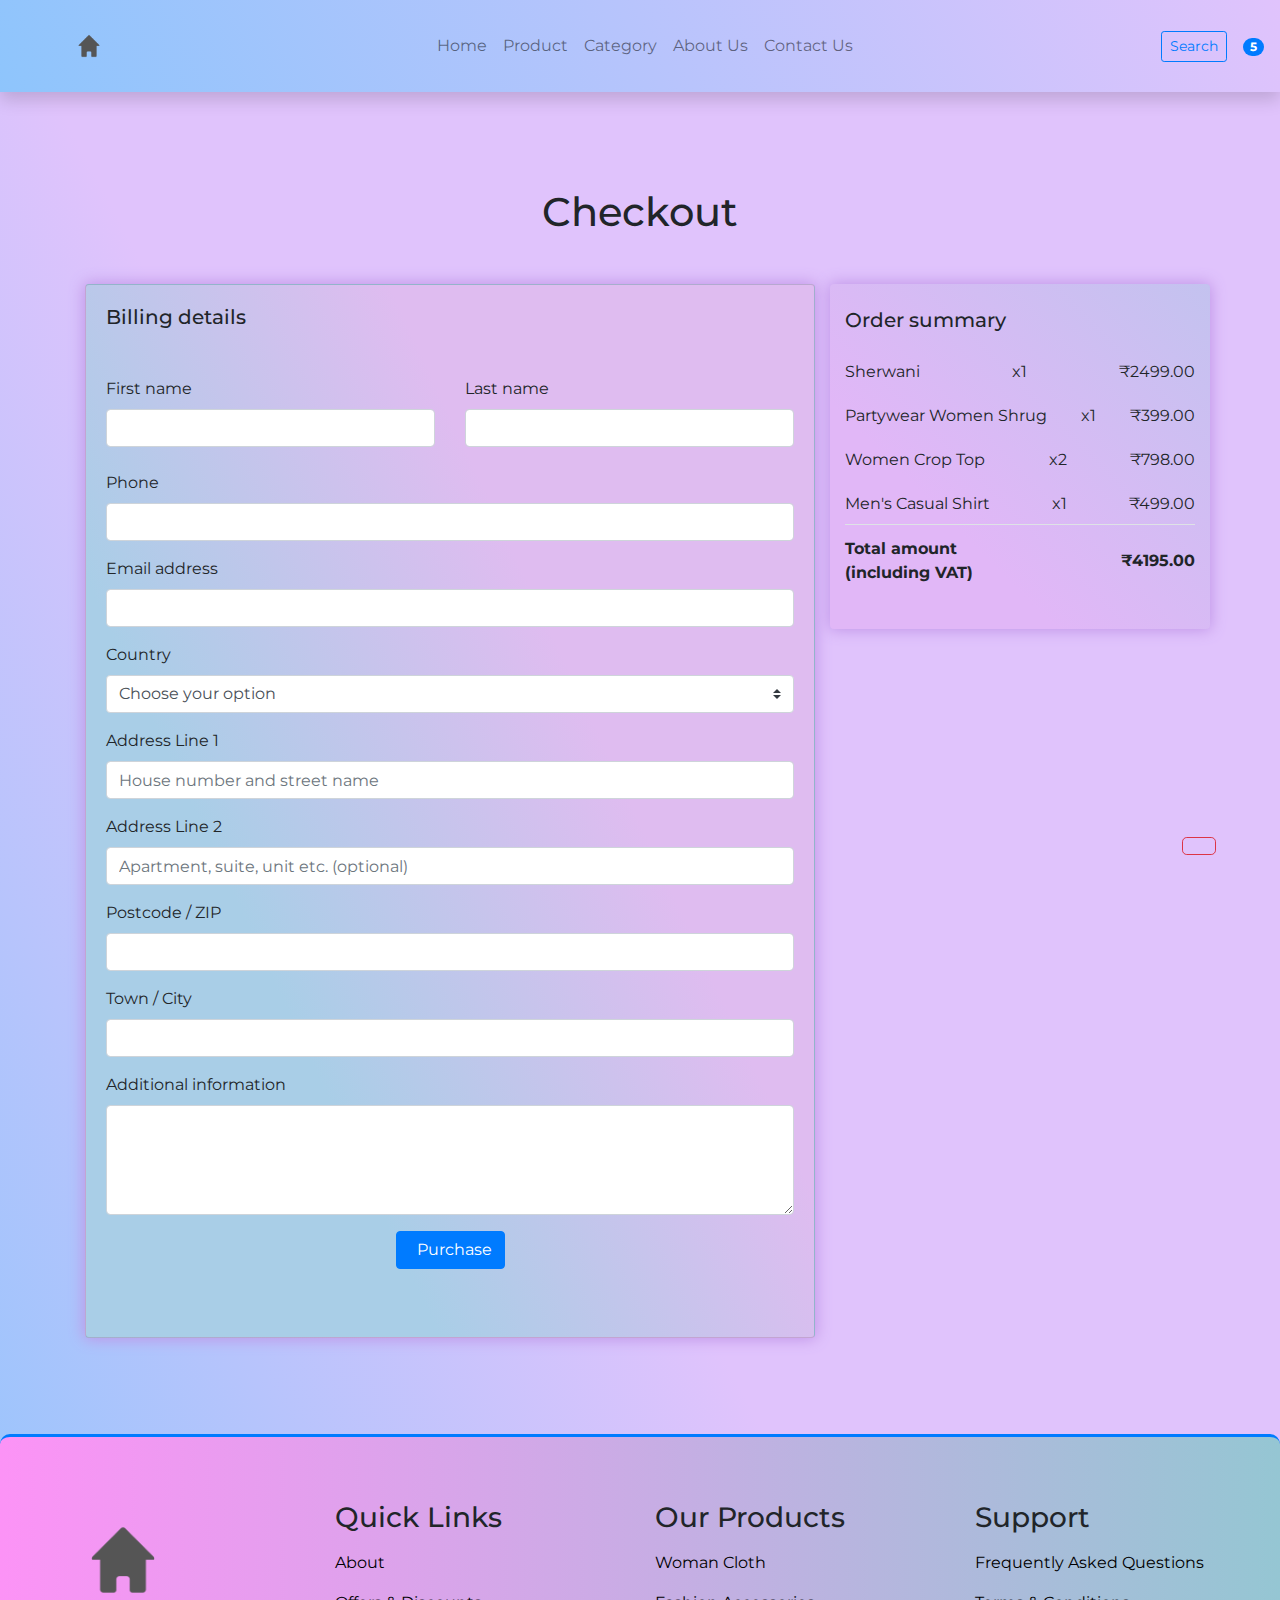
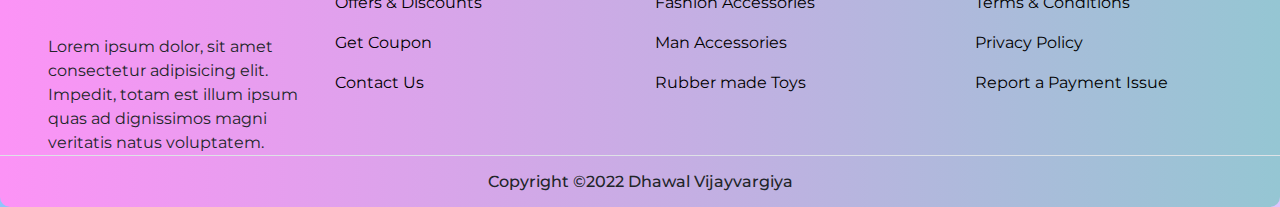
<file: checkout.html>
<!DOCTYPE html>
<html lang="en">

<head>
    <!-- Required meta tags -->
    <meta charset="utf-8" />
    <meta name="viewport" content="width=device-width, initial-scale=1, shrink-to-fit=no" />

    <!-- style.css  -->
    <link rel="stylesheet" href="./css/style.css">

    <!-- Bootstrap CSS -->
    <link rel="stylesheet" href="https://stackpath.bootstrapcdn.com/bootstrap/4.5.2/css/bootstrap.min.css"
        integrity="sha384-JcKb8q3iqJ61gNV9KGb8thSsNjpSL0n8PARn9HuZOnIxN0hoP+VmmDGMN5t9UJ0Z" crossorigin="anonymous">

    <!-- fontawesome cdn link -->
    <link rel="stylesheet" href="https://cdnjs.cloudflare.com/ajax/libs/font-awesome/5.10.0/css/all.min.css"
        integrity="sha512-PgQMlq+nqFLV4ylk1gwUOgm6CtIIXkKwaIHp/PAIWHzig/lKZSEGKEysh0TCVbHJXCLN7WetD8TFecIky75ZfQ=="
        crossorigin="anonymous" />

    <title>E-Commerce Website Front-End Design</title>
</head>

<body id="top" style="background-color: #8EC5FC;
background-image: linear-gradient(62deg, #8EC5FC 0%, #E0C3FC 43%);">
    <!-- ==============header menu section starts here============== -->
    <section class="header_menu" id="header_menu">
        <div class="container-fluid px-0 shadow">
            <nav class="navbar navbar-expand-lg navbar-light py-3  " style="background-color: #8EC5FC;
    background-image: linear-gradient(62deg, #8EC5FC 0%, #E0C3FC 100%);">
                <a class="navbar-brand pl-5" href="index.html">
                    <img src="./images/new23.png" class="img img-fluid" width="50px" alt="logo">
                </a>
                <button class="navbar-toggler" type="button" data-toggle="collapse"
                    data-target="#navbarSupportedContent" aria-controls="navbarSupportedContent" aria-expanded="false"
                    aria-label="Toggle navigation">
                    <span class="navbar-toggler-icon"></span>
                </button>

                <div class="collapse navbar-collapse" id="navbarSupportedContent">
                    <ul class="navbar-nav mx-auto">
                        <li class="nav-item ">
                            <a class="nav-link" href="index.html">Home <span class="sr-only">(current)</span></a>
                        </li>
                        <li class="nav-item ">
                            <a class="nav-link" href="product.html">Product</a>
                        </li>
                        <li class="nav-item ">
                            <a class="nav-link" href="category.html">Category</a>
                        </li>
                        <li class="nav-item">
                            <a class="nav-link" href="about.html">About Us</a>
                        </li>
                        <li class="nav-item">
                            <a class="nav-link" href="contact.html">Contact Us</a>
                        </li>
                        <!-- <li class="nav-item dropdown">
              <a class="nav-link dropdown-toggle" href="#" id="navbarDropdown" role="button" data-toggle="dropdown"
                aria-haspopup="true" aria-expanded="false">
                Dropdown
              </a>
              <div class="dropdown-menu" aria-labelledby="navbarDropdown">
                <a class="dropdown-item" href="#">Action</a>
                <a class="dropdown-item" href="#">Another action</a>
                <div class="dropdown-divider"></div>
                <a class="dropdown-item" href="#">Something else here</a>
              </div>
            </li> -->
                    </ul>
                    <div class="search mr-3">
                        <a href="search.html" class="btn btn-sm btn-outline-primary">
                            Search
                        </a>
                    </div>
                    <div class="cart">
                        <a href="cart.html">
                            <i class="fas fa-shopping-cart fa-2x"></i>
                            <span class="badge badge-pill badge-primary">5</span>
                        </a>
                    </div>
                </div>
            </nav>
        </div>
    </section>
    <!-- ==============header menu section ends here============== -->

    <!-- ==============Checkout starts here============== -->
    <section class="Checkout py-5 my-5" id="Checkout">
        <div class="container ">
            <div class="section_title text-center mb-5">
                <h1 class="text-capitalize" style="text-decoration:none">Checkout</h1>
            </div>
            <div class="row">
                <!--Grid column-->
                <div class="col-lg-8">
                    <!-- Card -->
                    <div class="card bg_checkout_1 pb-5" style="background-color: #dfbcf0;
                    background-image: linear-gradient(65deg, #a9cee7 20rem, #dfbcf0 45rem); box-shadow: 0px 0px 15px 0.5px #bf94e7; border-width:0.1rem;" >
                        <div class="card-body">
                            <h5 class="mb-5">Billing details</h5>
                            <!-- Grid row -->
                            <div class="row">
                                <!-- Grid column -->
                                <div class="col-lg-6">
                                    <!-- First name -->
                                    <div class="form-group mb-0 mb-lg-4">
                                        <label for="firstName">First name</label>
                                        <input type="text" id="firstName" class="form-control mb-0 mb-lg-2">
                                    </div>
                                </div>
                                <!-- Grid column -->

                                <!-- Grid column -->
                                <div class="col-lg-6">
                                    <!-- Last name -->
                                    <div class="form-group md-outline">
                                        <label for="lastName">Last name</label>
                                        <input type="text" id="lastName" class="form-control">
                                    </div>
                                </div>
                                <!-- Grid column -->
                            </div>
                            <!-- Grid row -->

                            <!-- Phone -->
                            <div class="form-group">
                                <label for="form18">Phone</label>
                                <input type="number" id="form18" class="form-control">
                            </div>

                            <!-- Email address -->
                            <div class="form-group">
                                <label for="form19">Email address</label>
                                <input type="email" id="form19" class="form-control">
                            </div>

                            <!-- Country -->
                            <div class="d-flex flex-wrap">
                                <div class="w-100">
                                    <label>Country</label>
                                    <select class="custom-select form-group">
                                        <option value="" selected>Choose your option</option>
                                        <option value="1">Option 1</option>
                                        <option value="2">Option 2</option>
                                        <option value="3">Option 3</option>
                                    </select>
                                </div>
                            </div>

                            <!-- Address Part 1 -->
                            <div class="form-group">
                                <label for="form14">Address Line 1</label>
                                <input type="text" id="form14" placeholder="House number and street name"
                                    class="form-control">
                            </div>

                            <!-- Address Part 2 -->
                            <div class="form-group">
                                <label for="form15">Address Line 2</label>
                                <input type="text" id="form15" placeholder="Apartment, suite, unit etc. (optional)"
                                    class="form-control">
                            </div>

                            <!-- Postcode / ZIP -->
                            <div class="form-group">
                                <label for="form16">Postcode / ZIP</label>
                                <input type="text" id="form16" class="form-control">
                            </div>

                            <!-- Town / City -->
                            <div class="form-group">
                                <label for="form17">Town / City</label>
                                <input type="text" id="form17" class="form-control">
                            </div>

                            <!-- Additional information -->
                            <div class="form-group">
                                <label for="form76">Additional information</label>
                                <textarea id="form76" class="md-textarea form-control" rows="4"></textarea>
                            </div>
                            <!-- <button class="btn btn-success"><i class="fa fa-check"></i> Purchase</button> -->
                            <div class="text-center">
                                <a href="order_confirmation.html" class="btn btn-primary">
                                    <i class="fa fa-check mr-2"></i>Purchase
                                </a>
                            </div>
                        </div>
                    </div>
                    <!-- Card -->
                </div>
                <!--Grid column-->

                <!--Grid column-->
                <div class="col-lg-4 bg_checkout_1 h-25 rounded" style="background-color: #eeeeee;
                background-image: linear-gradient(45deg, #e1b7f7 10rem, #91d6e2 70rem); box-shadow: 0px 0px 15px 0.5px #bf94e7; border-width:0.1rem;">
                    <!-- Card -->
                    <div class="mb-3">
                        <div class="pt-4">
                            <h5 class="mb-3">Order summary</h5>
                            <ul class="list-group list-group-flush">
                                <li
                                    class="list-group-item d-flex justify-content-between align-items-center border-0 px-0 pb-2">
                                    <span>Sherwani</span>
                                    <span>x1</span>
                                    <span>₹2499.00</span>
                                </li>
                                <li
                                    class="list-group-item d-flex justify-content-between align-items-center border-0 px-0 pb-2">
                                    <span>Partywear Women Shrug</span>
                                    <span>x1</span>
                                    <span>₹399.00</span>
                                </li>
                                <li
                                    class="list-group-item d-flex justify-content-between align-items-center border-0 px-0 pb-2">
                                    <span>Women Crop Top</span>
                                    <span>x2</span>
                                    <span>₹798.00</span>
                                </li>
                                <li
                                    class="list-group-item d-flex justify-content-between align-items-center border-0 px-0 pb-2">
                                    <span>Men's Casual Shirt</span>
                                    <span>x1</span>
                                    <span>₹499.00</span>
                                </li>
                                <li
                                    class="list-group-item d-flex justify-content-between align-items-center border-top px-0 mb-3">
                                    <div>
                                        <strong>Total amount</strong>
                                        <strong>
                                            <p class="mb-0">(including VAT)</p>
                                        </strong>
                                    </div>
                                    <span><strong>₹4195.00</strong></span>
                                </li>
                            </ul>
                        </div>
                    </div>
                    <!-- Card -->
                </div>
                <!--Grid column-->
            </div>
        </div>
    </section>

    <!-- ==============Checkout ends here============== -->

    <!-- ==============footer starts here============== -->
    <section class="footer_section pt-5 pb-2 mt-5" id="footer_section">
        <footer>
            <div class="container-fluid">
                <div class="row">
                    <div class="col-md-3 col-6 pl-5">
                        <div class="footer_title">
                            <a href="index.html"><img src="./images/new23.png" class="img img-fluid" width="150px" alt="logo"></a>
                        </div>
                        <div>
                            Lorem ipsum dolor, sit amet consectetur adipisicing elit. Impedit, totam est illum ipsum
                            quas ad
                            dignissimos magni veritatis natus voluptatem.
                        </div>
                    </div>
                    <div class="col-md-3 col-6">
                        <div class="footer_title pt-3 mb-3">
                            <h3>Quick Links</h3>
                        </div>
                        <div class="footer_links">
                            <ul>
                                <li><a href="about.html">About</a></li>
                                <li><a href="javascript:;">Offers & Discounts</a></li>
                                <li><a href="javascript:;">Get Coupon</a></li>
                                <li><a href="contact.html">Contact Us</a></li>
                            </ul>
                        </div>
                    </div>
                    <div class="col-md-3 col-6">
                        <div class="footer_title pt-3 mb-3">
                            <h3>Our Products</h3>
                        </div>
                        <div class="footer_links">
                            <ul>
                                <li><a href="javascript:;">Woman Cloth</a></li>
                                <li><a href="javascript:;">Fashion Accessories</a></li>
                                <li><a href="javascript:;">Man Accessories</a></li>
                                <li><a href="javascript:;">Rubber made Toys</a></li>
                            </ul>
                        </div>
                    </div>
                    <div class="col-md-3 col-6">
                        <div class="footer_title pt-3 mb-3">
                            <h3>Support</h3>
                        </div>
                        <div class="footer_links">
                            <ul>
                                <li><a href="javascript:;">Frequently Asked Questions</a></li>
                                <li><a href="javascript:;">Terms & Conditions</a></li>
                                <li><a href="javascript:;">Privacy Policy</a></li>
                                <li><a href="javascript:;">Report a Payment Issue</a></li>
                            </ul>
                        </div>
                    </div>
                </div>
            </div>
            <div class="border-top">
                <h6 class="text-center mt-3">Copyright ©2022 Dhawal Vijayvargiya
                </h6>
            </div>
        </footer>
    </section>
    <div class="backtop">
        <a id="button" href="#top" class="btn btn-lg btn-outline-danger" role="button">
            <i class="fas fa-chevron-up text-dark"></i>
        </a>
    </div>
    <!-- ==============footer ends here============== -->


    <!-- Optional JavaScript -->
    <!-- jQuery first, then Popper.js, then Bootstrap JS -->
    <script src="https://code.jquery.com/jquery-3.5.1.slim.min.js"
        integrity="sha384-DfXdz2htPH0lsSSs5nCTpuj/zy4C+OGpamoFVy38MVBnE+IbbVYUew+OrCXaRkfj"
        crossorigin="anonymous"></script>
    <script src="https://cdn.jsdelivr.net/npm/popper.js@1.16.1/dist/umd/popper.min.js"
        integrity="sha384-9/reFTGAW83EW2RDu2S0VKaIzap3H66lZH81PoYlFhbGU+6BZp6G7niu735Sk7lN"
        crossorigin="anonymous"></script>
    <script src="https://stackpath.bootstrapcdn.com/bootstrap/4.5.2/js/bootstrap.min.js"
        integrity="sha384-B4gt1jrGC7Jh4AgTPSdUtOBvfO8shuf57BaghqFfPlYxofvL8/KUEfYiJOMMV+rV"
        crossorigin="anonymous"></script>
</body>

</html>
</file>
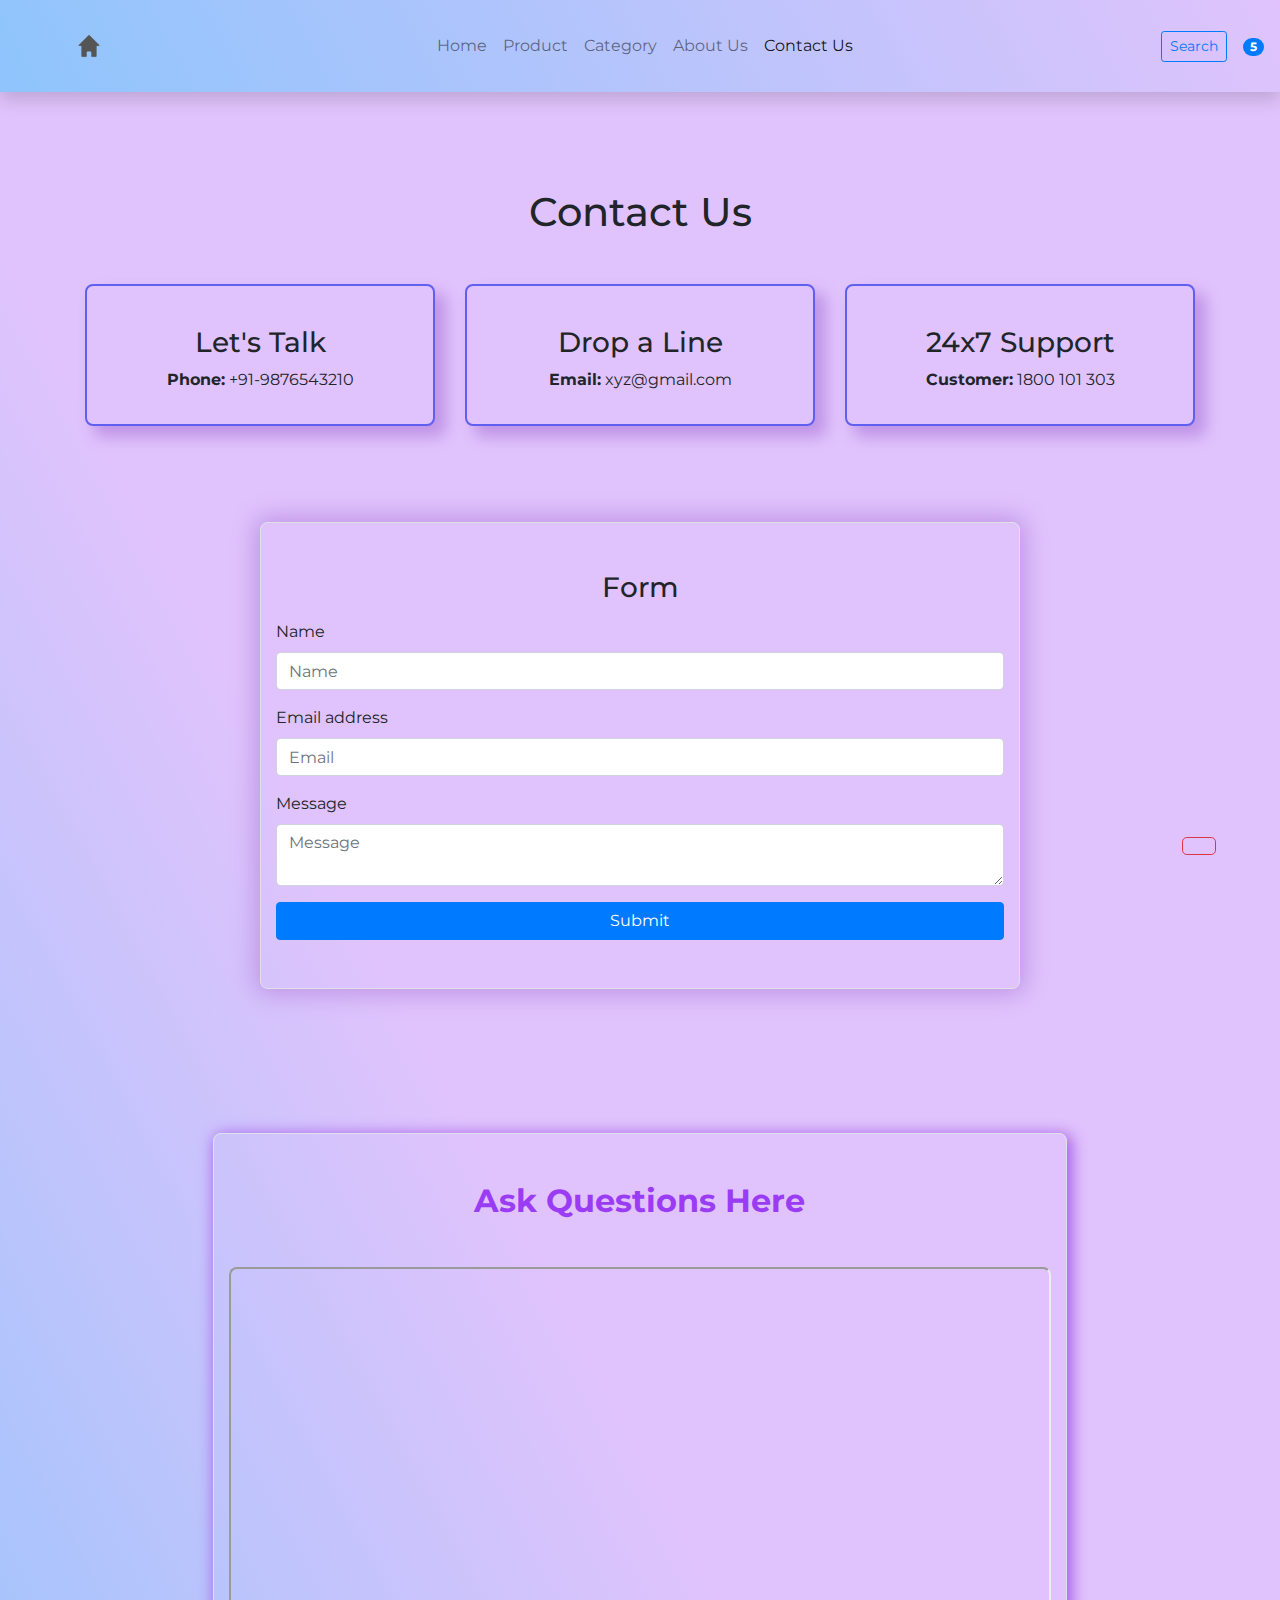
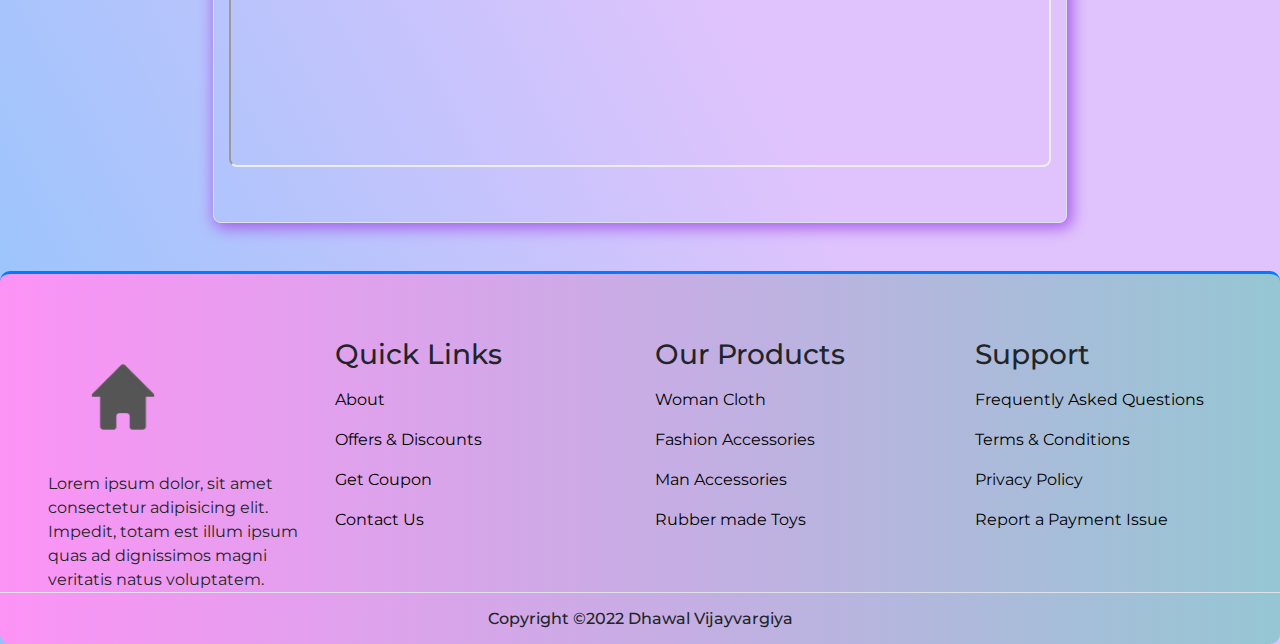
<file: contact.html>
<!DOCTYPE html>
<html lang="en">

<head>
    <!-- Required meta tags -->
    <meta charset="utf-8" />
    <meta name="viewport" content="width=device-width, initial-scale=1, shrink-to-fit=no" />

    <!-- style.css  -->
    <link rel="stylesheet" href="./css/style.css">

    <!-- Bootstrap CSS -->
    <link rel="stylesheet" href="https://stackpath.bootstrapcdn.com/bootstrap/4.5.2/css/bootstrap.min.css"
        integrity="sha384-JcKb8q3iqJ61gNV9KGb8thSsNjpSL0n8PARn9HuZOnIxN0hoP+VmmDGMN5t9UJ0Z" crossorigin="anonymous">

    <!-- validation js -->
    <!-- <link rel="stylesheet" href="assets/js/form.js"> -->

    <!-- fontawesome cdn link -->
    <link rel="stylesheet" href="https://cdnjs.cloudflare.com/ajax/libs/font-awesome/5.10.0/css/all.min.css"
        integrity="sha512-PgQMlq+nqFLV4ylk1gwUOgm6CtIIXkKwaIHp/PAIWHzig/lKZSEGKEysh0TCVbHJXCLN7WetD8TFecIky75ZfQ=="
        crossorigin="anonymous" />

    <title>E-Commerce Website Front-End Design</title>
</head>

<body id="top" style=" background-color: #8EC5FC;
background-image: linear-gradient(62deg, #8EC5FC 0%, #E0C3FC 43%);

">
    <!-- ==============header menu section starts here============== -->
    <section class="header_menu" id="header_menu">
        <div class="container-fluid px-0 shadow">
            <nav class="navbar navbar-expand-lg navbar-light  py-3  " style="background-color: #a5ccf3;
    background-image: linear-gradient(62deg, #8EC5FC 0%, #E0C3FC 100%);">
                <a class="navbar-brand pl-5" href="index.html">
                    <img src="./images/new23.png" class="img img-fluid" width="50px" alt="logo">
                </a>
                <button class="navbar-toggler" type="button" data-toggle="collapse"
                    data-target="#navbarSupportedContent" aria-controls="navbarSupportedContent" aria-expanded="false"
                    aria-label="Toggle navigation">
                    <span class="navbar-toggler-icon"></span>
                </button>

                <div class="collapse navbar-collapse" id="navbarSupportedContent">
                    <ul class="navbar-nav mx-auto">
                        <li class="nav-item ">
                            <a class="nav-link" href="index.html">Home <span class="sr-only">(current)</span></a>
                        </li>
                        <li class="nav-item ">
                            <a class="nav-link" href="product.html">Product</a>
                        </li>
                        <li class="nav-item ">
                            <a class="nav-link" href="category.html">Category</a>
                        </li>
                        <li class="nav-item">
                            <a class="nav-link" href="about.html">About Us</a>
                        </li>
                        <li class="nav-item active">
                            <a class="nav-link" href="contact.html">Contact Us</a>
                        </li>
                        <!-- <li class="nav-item dropdown">
              <a class="nav-link dropdown-toggle" href="#" id="navbarDropdown" role="button" data-toggle="dropdown"
                aria-haspopup="true" aria-expanded="false">
                Dropdown
              </a>
              <div class="dropdown-menu" aria-labelledby="navbarDropdown">
                <a class="dropdown-item" href="#">Action</a>
                <a class="dropdown-item" href="#">Another action</a>
                <div class="dropdown-divider"></div>
                <a class="dropdown-item" href="#">Something else here</a>
              </div>
            </li> -->
                    </ul>
                    <div class="search mr-3">
                        <a href="search.html" class="btn btn-sm btn-outline-primary">
                            Search
                        </a>
                    </div>
                    <div class="cart">
                        <a href="cart.html">
                            <i class="fas fa-shopping-cart fa-2x"></i>
                            <span class="badge badge-pill badge-primary">5</span>
                        </a>
                    </div>
                </div>
            </nav>
        </div>
    </section>
    <!-- ==============header menu section ends here============== -->

    <!-- ==============contact starts here============== -->
    <section class="contact py-5 my-5" id="contact">
        <div class="container ">
            <div class="section_title text-center mb-5">
                <h1 class="text-capitalize" style="text-decoration:none">Contact Us</h1>
            </div>
            <div class="row mb-5">
                <div class="col-md-4 col-12 mt-small-5 mb-small-5">
                    <div class="border border-success rounded text-center p-3" style="border: 2.5px solid rgb(95, 95, 240)!important; border-radius: 0.5rem!important; background-color: #E0C3FC; box-shadow: 10px 10px 15px 0.5px #bf94e7;">
                        <div class="mb-4">
                            <!-- background-image: linear-gradient( 135deg, #FFF3B0 10%, #CA26FF 100%); -->
                            <i class="fas fa-phone-alt fa-3x"></i>
                        </div>
                        <div>
                            <h3>Let's Talk</h3>
                            <p><b>Phone:</b> +91-9876543210</p>
                        </div>
                    </div>
                </div>
                <div class="col-md-4 col-12 mt-small-5 mb-small-5">
                    <div class="border border-success rounded text-center p-3" style="border: 2.5px solid rgb(95, 95, 240)!important; border-radius: 0.5rem!important; background-color: #E0C3FC; box-shadow: 10px 10px 15px 0.5px #bf94e7;">
                        <div class="mb-4">
                            <i class="fas fa-envelope-open fa-3x"></i>
                        </div>
                        <div>
                            <h3>Drop a Line</h3>
                            <p><b>Email:</b> xyz@gmail.com</p>
                        </div>
                    </div>
                </div>
                <div class="col-md-4 col-12 mt-small-5 mb-small-5">
                    <div class="border border-success rounded text-center p-3" style="border: 2.5px solid rgb(95, 95, 240)!important; border-radius: 0.5rem!important; background-color: #E0C3FC; box-shadow: 10px 10px 15px 0.5px #bf94e7;">
                        <div class="mb-4">
                            <i class="far fa-life-ring fa-3x"></i>
                        </div>
                        <div>
                            <h3>24x7 Support</h3>
                            <p><b>Customer:</b> 1800 101 303</p>
                        </div>
                    </div>
                </div>
            </div>
            <div class="row">
                <div class="col-md-8 col-10 mx-auto mb-3 my-5 py-5 border " style="box-shadow: 0px 0px 25px 5px #bf94e7; border-radius: 0.5rem;">
                    <h3 class="text-center mb-3">Form</h3>
                    <form action="contact.html" method="POST" id="form" onsubmit="return formValidation();">
                        <div class="form-group">
                            <label>Name</label>
                            <input name="name" id="name" type="text" placeholder="Name" class="form-control">
                        </div>
                        <div class="form-group">
                            <label>Email address</label>
                            <input name="email" id="email" type="email" placeholder="Email" class="form-control">
                        </div>
                        <div class="form-group">
                            <label>Message</label>
                            <textarea name="msg" id="msg" class="form-control" placeholder="Message"></textarea>
                        </div>
                        <button type="submit" class="btn btn-primary btn-block">Submit</button>
                    </form>
                </div>
            </div>
        </div>
    </section>

    <!-- ==============contact ends here============== -->
    <div id="Qna-Bot" class="col-md-8 col-10 mx-auto mb-3 my-5 py-5 border" style="box-shadow: 3px 3px 15px 1.5px #a65ceb; border-radius: 0.5rem; ">
        <h2 style="text-align: center; color: #9b3cf5; font-family: sans-serif;"><b>Ask Questions Here</b> <br><br></h2>
        <iframe src='https://webchat.botframework.com/embed/qna-commerce-chatbot-bot?s=5g04w6du5f8.1UX0utJQqRH9WDchfNS6EzQn9Fd03z58uG66ZtX0Bo8' style='min-width: 10rem; width: 100%; min-height: 500px; border-radius: 0.5rem;'></iframe> 
    </div>
    <!-- ==============footer starts here============== -->
    <section class="footer_section pt-5 pb-2 mt-5" id="footer_section">
        <footer>
            <div class="container-fluid">
                <div class="row">
                    <div class="col-md-3 col-6 pl-5">
                        <div class="footer_title">
                            <a href="index.html">
                                <img src="./images/new23.png" width="150px" class="img img-fluid" alt="logo">
                            </a>
                        </div>
                        <div>
                            Lorem ipsum dolor, sit amet consectetur adipisicing elit. Impedit, totam est illum ipsum
                            quas ad
                            dignissimos magni veritatis natus voluptatem.
                        </div>
                    </div>
                    <div class="col-md-3 col-6">
                        <div class="footer_title pt-3 mb-3">
                            <h3>Quick Links</h3>
                        </div>
                        <div class="footer_links">
                            <ul>
                                <li><a href="about.html">About</a></li>
                                <li><a href="javascript:;">Offers & Discounts</a></li>
                                <li><a href="javascript:;">Get Coupon</a></li>
                                <li><a href="#">Contact Us</a></li>
                            </ul>
                        </div>
                    </div>
                    <div class="col-md-3 col-6">
                        <div class="footer_title pt-3 mb-3">
                            <h3>Our Products</h3>
                        </div>
                        <div class="footer_links">
                            <ul>
                                <li><a href="javascript:;">Woman Cloth</a></li>
                                <li><a href="javascript:;">Fashion Accessories</a></li>
                                <li><a href="javascript:;">Man Accessories</a></li>
                                <li><a href="javascript:;">Rubber made Toys</a></li>
                            </ul>
                        </div>
                    </div>
                    <div class="col-md-3 col-6">
                        <div class="footer_title pt-3 mb-3">
                            <h3>Support</h3>
                        </div>
                        <div class="footer_links">
                            <ul>
                                <li><a href="javascript:;">Frequently Asked Questions</a></li>
                                <li><a href="javascript:;">Terms & Conditions</a></li>
                                <li><a href="javascript:;">Privacy Policy</a></li>
                                <li><a href="javascript:;">Report a Payment Issue</a></li>
                            </ul>
                        </div>
                    </div>
                </div>
            </div>
            <div class="border-top">
                <h6 class="text-center mt-3">Copyright ©2022 Dhawal Vijayvargiya
                </h6>
            </div>
        </footer>
    </section>
    <div class="backtop">
        <a id="button" href="#top" class="btn btn-lg btn-outline-danger" role="button">
            <i class="fas fa-chevron-up text-dark"></i>
        </a>
    </div>
    <!-- ==============footer ends here============== -->


    <!-- Optional JavaScript -->
    <!-- jQuery first, then Popper.js, then Bootstrap JS -->
    <script src="https://code.jquery.com/jquery-3.5.1.slim.min.js"
        integrity="sha384-DfXdz2htPH0lsSSs5nCTpuj/zy4C+OGpamoFVy38MVBnE+IbbVYUew+OrCXaRkfj"
        crossorigin="anonymous"></script>
    <!-- <script src="https://cdnjs.cloudflare.com/ajax/libs/jquery/3.1.1/jquery.min.js"></script> -->

    <script src="https://cdn.jsdelivr.net/npm/popper.js@1.16.1/dist/umd/popper.min.js"
        integrity="sha384-9/reFTGAW83EW2RDu2S0VKaIzap3H66lZH81PoYlFhbGU+6BZp6G7niu735Sk7lN"
        crossorigin="anonymous"></script>
    <script src="https://stackpath.bootstrapcdn.com/bootstrap/4.5.2/js/bootstrap.min.js"
        integrity="sha384-B4gt1jrGC7Jh4AgTPSdUtOBvfO8shuf57BaghqFfPlYxofvL8/KUEfYiJOMMV+rV"
        crossorigin="anonymous"></script>
</body>

</html>
<script>

    //form validation with javascript
    function formValidation()
    {
        //Get Value
        var name = document.getElementById('name').value.trim();
        var email = document.getElementById('email').value.trim();
        var msg = document.getElementById('msg').value.trim();

        var isValidForm = true;       

        //Validation Conditions here
        if (name.length < 1) {
            alert("Name is Required!");
            var isValidForm = false;
        }       
        else if (email.length < 1) {
            alert("Email is Required!");
            var isValidForm = false;
        } 
        else if (msg.length < 1) {
            alert("Message is Required!");
            var isValidForm = false;
        }
        else
        {
            isValidForm = true;
        }

        return isValidForm;  //if isValidForm is true then form submits else submission is stopped
        
    }

    /*
    //Form validation with Jquery and JavaScript
    $(document).ready(function () {
        $('#form').submit(function (e) {
            //Get Value
            var name = $('#name').val().trim();
            var email = $('#email').val().trim();
            var msg = $('#msg').val().trim();
            //reset the errors
            $(".error").remove();
            var isValidForm = true; 
            //Validation Conditions here
            if (name.length < 1) {
                $('#name').after('<span class="error">This field is required</span>');
                var isValidForm = false;
            }
            
            if (email.length < 1) {
                $('#email').after('<span class="error">This field is required</span>');
                var isValidForm = false;
            } 
            if (msg.length < 1) {
                $('#msg').after('<span class="error">This field is required</span>');
                var isValidForm = false;
            }
            return isValidForm;  //if isValidForm is true then form submits else submission is stopped
                     
        });
    });*/

</script>
</file>
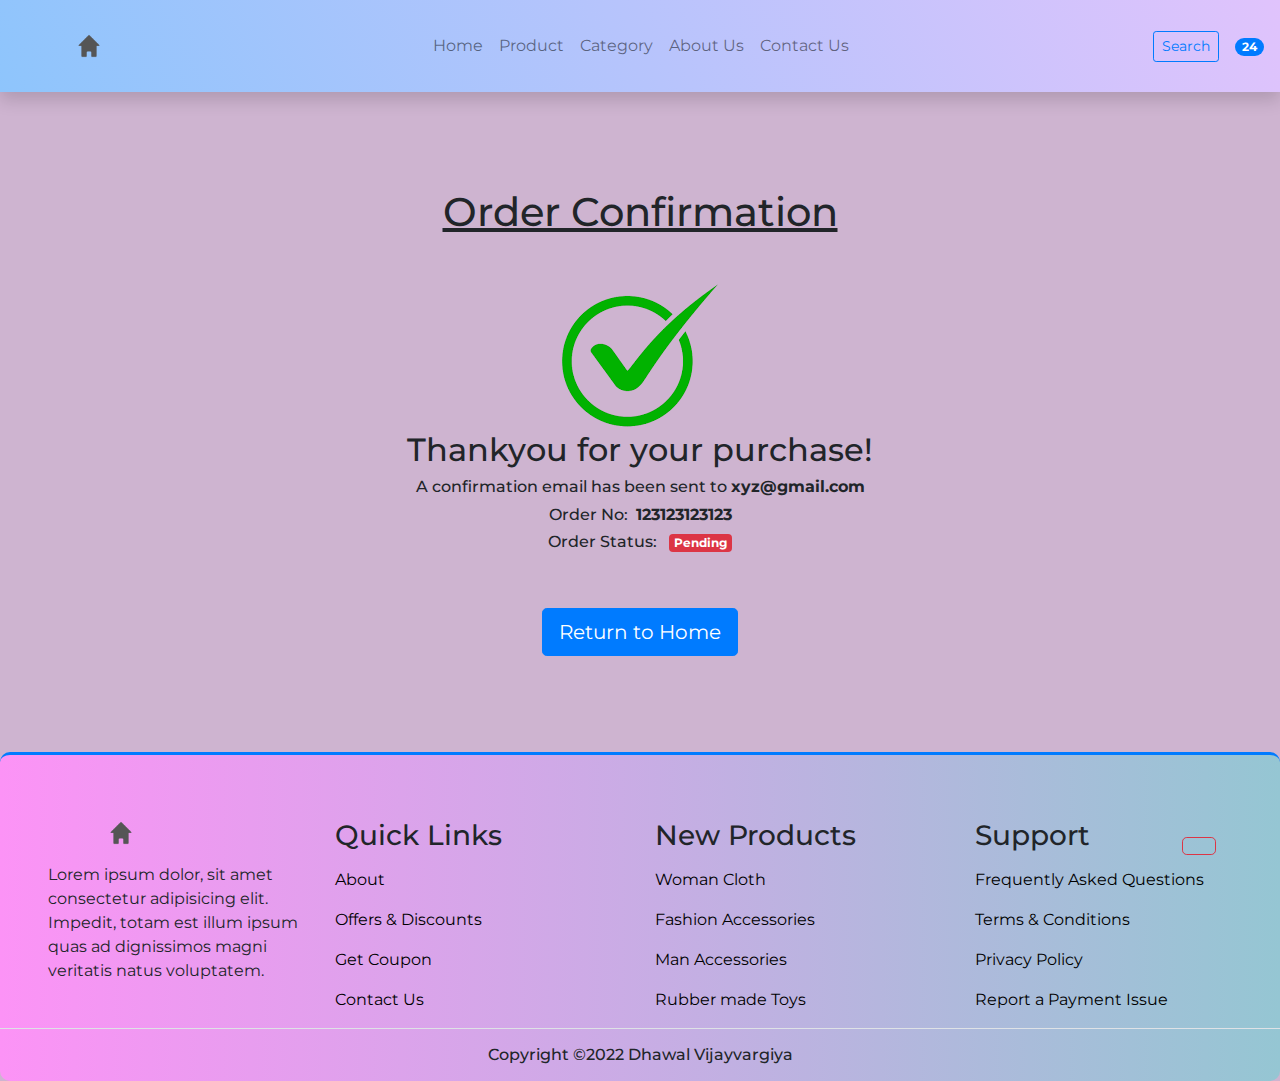
<file: order_confirmation.html>
<!DOCTYPE html>
<html lang="en">

<head>
    <!-- Required meta tags -->
    <meta charset="utf-8" />
    <meta name="viewport" content="width=device-width, initial-scale=1, shrink-to-fit=no" />

    <!-- style.css  -->
    <link rel="stylesheet" href="./css/style.css">

    <!-- Bootstrap CSS -->
    <link rel="stylesheet" href="https://stackpath.bootstrapcdn.com/bootstrap/4.5.2/css/bootstrap.min.css"
        integrity="sha384-JcKb8q3iqJ61gNV9KGb8thSsNjpSL0n8PARn9HuZOnIxN0hoP+VmmDGMN5t9UJ0Z" crossorigin="anonymous">

    <!-- fontawesome cdn link -->
    <link rel="stylesheet" href="https://cdnjs.cloudflare.com/ajax/libs/font-awesome/5.10.0/css/all.min.css"
        integrity="sha512-PgQMlq+nqFLV4ylk1gwUOgm6CtIIXkKwaIHp/PAIWHzig/lKZSEGKEysh0TCVbHJXCLN7WetD8TFecIky75ZfQ=="
        crossorigin="anonymous" />

    <title>E-Commerce</title>
</head>

<body id="top" style=" background-color: rgb(206 180 208);">
    <!-- ==============header menu section starts here============== -->
    <section class="header_menu" id="header_menu">
        <div class="container-fluid px-0 shadow">
            <nav class="navbar navbar-expand-lg navbar-light  py-3  "  style="background-color: #8EC5FC;
    background-image: linear-gradient(62deg, #8EC5FC 0%, #E0C3FC 100%);">
                <a class="navbar-brand pl-5" href="index.html">
                    <img src="./images/new23.png" class="img img-fluid" width="50px" alt="logo">
                </a>
                <button class="navbar-toggler" type="button" data-toggle="collapse"
                    data-target="#navbarSupportedContent" aria-controls="navbarSupportedContent" aria-expanded="false"
                    aria-label="Toggle navigation">
                    <span class="navbar-toggler-icon"></span>
                </button>

                <div class="collapse navbar-collapse" id="navbarSupportedContent">
                    <ul class="navbar-nav mx-auto">
                        <li class="nav-item ">
                            <a class="nav-link" href="index.html">Home <span class="sr-only">(current)</span></a>
                        </li>
                        <li class="nav-item ">
                            <a class="nav-link" href="product.html">Product</a>
                        </li>
                        <li class="nav-item ">
                            <a class="nav-link" href="category.html">Category</a>
                        </li>
                        <li class="nav-item">
                            <a class="nav-link" href="about.html">About Us</a>
                        </li>
                        <li class="nav-item">
                            <a class="nav-link" href="contact.html">Contact Us</a>
                        </li>
                        <!-- <li class="nav-item dropdown">
              <a class="nav-link dropdown-toggle" href="#" id="navbarDropdown" role="button" data-toggle="dropdown"
                aria-haspopup="true" aria-expanded="false">
                Dropdown
              </a>
              <div class="dropdown-menu" aria-labelledby="navbarDropdown">
                <a class="dropdown-item" href="#">Action</a>
                <a class="dropdown-item" href="#">Another action</a>
                <div class="dropdown-divider"></div>
                <a class="dropdown-item" href="#">Something else here</a>
              </div>
            </li> -->
                    </ul>
                    <div class="search mr-3">
                        <a href="search.html" class="btn btn-sm btn-outline-primary">
                            Search
                        </a>
                    </div>
                    <div class="cart">
                        <a href="cart.html">
                            <i class="fas fa-shopping-cart fa-2x"></i>
                            <span class="badge badge-pill badge-primary">24</span>
                        </a>
                    </div>
                </div>
            </nav>
        </div>
    </section>
    <!-- ==============header menu section ends here============== -->

    <!-- ==============order_confirmation starts here============== -->
    <section class="order_confirmation py-5 my-5" id="order_confirmation">
        <div class="container ">
            <div class="section_title text-center mb-5">
                <h1 class="text-capitalize">order confirmation</h1>
            </div>
            <div class="row">
                <div class="col-md-6 mx-auto text-center">
                    <div>
                        <img src="./images/success_tick.png" class="img img-fluid" alt="image">
                    </div>
                    <div>
                        <h2>Thankyou for your purchase!</h2>
                        <h6>A confirmation email has been sent to <b>xyz@gmail.com</b></h6>
                        <h6><span class="mr-2">Order No:</span><span><b>123123123123</b></span></h6>
                        <h6>
                            <span class="mr-2">Order Status:</span>
                            <span>
                                <b>
                                    <span class="badge badge-danger">Pending</span>
                                </b>
                            </span>
                        </h6>
                        <a href="index.html" class="btn btn-primary btn-lg mt-5">Return to Home</a>
                    </div>
                </div>
            </div>
        </div>
    </section>

    <!-- ==============order_confirmation ends here============== -->

    <!-- ==============footer starts here============== -->
    <section class="footer_section pt-5 pb-2 mt-5" id="footer_section">
        <footer>
            <div class="container-fluid">
                <div class="row">
                    <div class="col-md-3 col-6 pl-5">
                        <div class="footer_title">
                            <a class="navbar-brand pl-5" href="index.html">
                                <img src="./images/new23.png" class="img img-fluid" width="50px" alt="logo">
                            </a>
                        </div>
                        <div>
                            Lorem ipsum dolor, sit amet consectetur adipisicing elit. Impedit, totam est illum ipsum
                            quas ad
                            dignissimos magni veritatis natus voluptatem.
                        </div>
                    </div>
                    <div class="col-md-3 col-6">
                        <div class="footer_title pt-3 mb-3">
                            <h3>Quick Links</h3>
                        </div>
                        <div class="footer_links">
                            <ul>
                                <li><a href="javascript:;">About</a></li>
                                <li><a href="javascript:;">Offers & Discounts</a></li>
                                <li><a href="javascript:;">Get Coupon</a></li>
                                <li><a href="javascript:;">Contact Us</a></li>
                            </ul>
                        </div>
                    </div>
                    <div class="col-md-3 col-6">
                        <div class="footer_title pt-3 mb-3">
                            <h3>New Products</h3>
                        </div>
                        <div class="footer_links">
                            <ul>
                                <li><a href="javascript:;">Woman Cloth</a></li>
                                <li><a href="javascript:;">Fashion Accessories</a></li>
                                <li><a href="javascript:;">Man Accessories</a></li>
                                <li><a href="javascript:;">Rubber made Toys</a></li>
                            </ul>
                        </div>
                    </div>
                    <div class="col-md-3 col-6">
                        <div class="footer_title pt-3 mb-3">
                            <h3>Support</h3>
                        </div>
                        <div class="footer_links">
                            <ul>
                                <li><a href="javascript:;">Frequently Asked Questions</a></li>
                                <li><a href="javascript:;">Terms & Conditions</a></li>
                                <li><a href="javascript:;">Privacy Policy</a></li>
                                <li><a href="javascript:;">Report a Payment Issue</a></li>
                            </ul>
                        </div>
                    </div>
                </div>
            </div>
            <div class="border-top">
                <h6 class="text-center mt-3">Copyright ©2022 Dhawal Vijayvargiya
                </h6>
            </div>
        </footer>
    </section>
    <div class="backtop">
        <a id="button" href="#top" class="btn btn-lg btn-outline-danger" role="button">
            <i class="fas fa-chevron-up text-dark"></i>
        </a>
    </div>
    <!-- ==============footer ends here============== -->


    <!-- Optional JavaScript -->
    <!-- jQuery first, then Popper.js, then Bootstrap JS -->
    <script src="https://code.jquery.com/jquery-3.5.1.slim.min.js"
        integrity="sha384-DfXdz2htPH0lsSSs5nCTpuj/zy4C+OGpamoFVy38MVBnE+IbbVYUew+OrCXaRkfj"
        crossorigin="anonymous"></script>
    <script src="https://cdn.jsdelivr.net/npm/popper.js@1.16.1/dist/umd/popper.min.js"
        integrity="sha384-9/reFTGAW83EW2RDu2S0VKaIzap3H66lZH81PoYlFhbGU+6BZp6G7niu735Sk7lN"
        crossorigin="anonymous"></script>
    <script src="https://stackpath.bootstrapcdn.com/bootstrap/4.5.2/js/bootstrap.min.js"
        integrity="sha384-B4gt1jrGC7Jh4AgTPSdUtOBvfO8shuf57BaghqFfPlYxofvL8/KUEfYiJOMMV+rV"
        crossorigin="anonymous"></script>
</body>

</html>
</file>
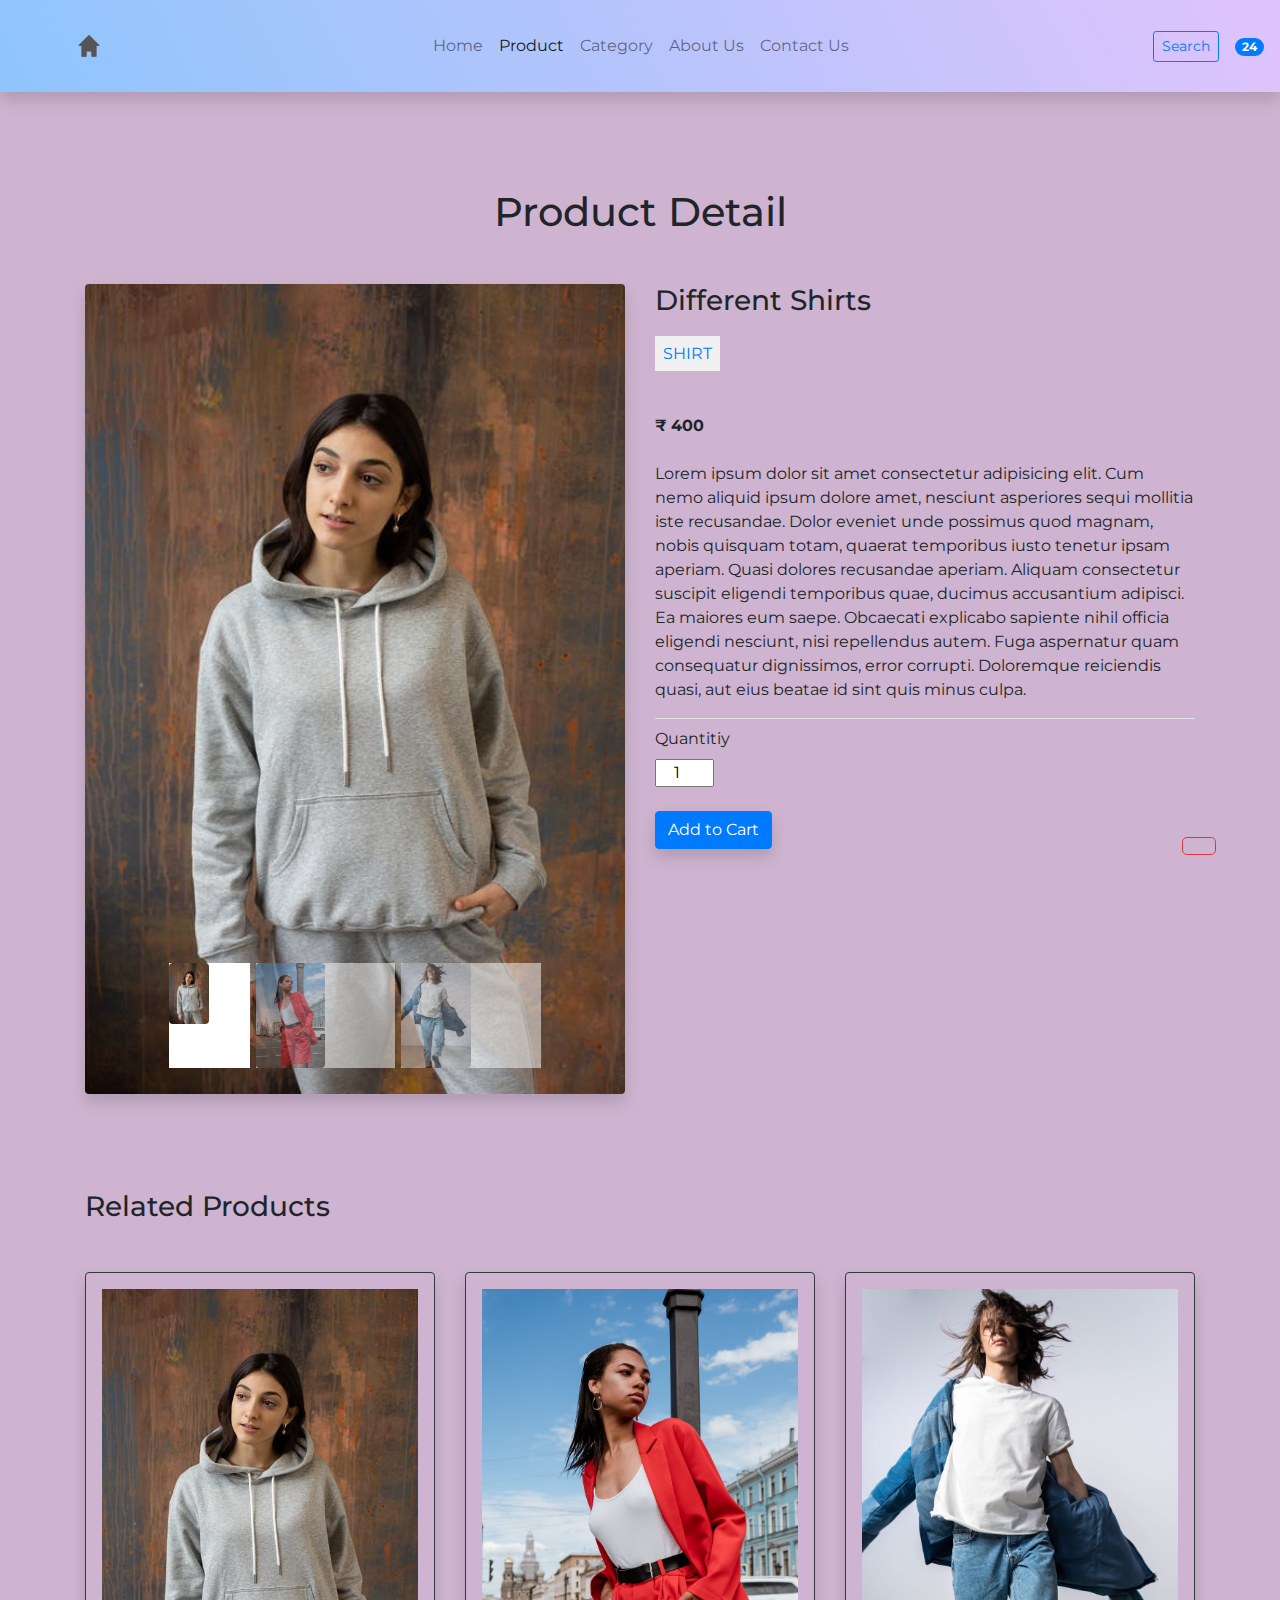
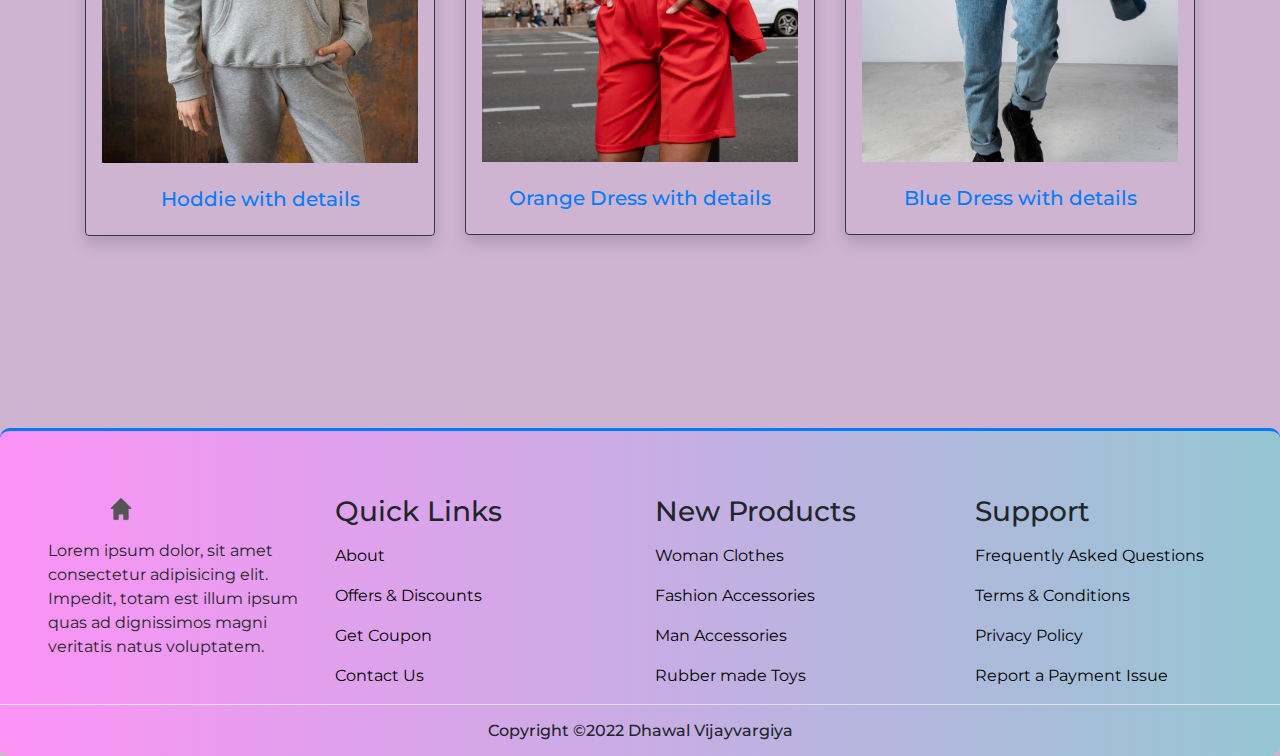
<file: product_detail.html>
<!DOCTYPE html>
<html lang="en">

<head>
    <!-- Required meta tags -->
    <meta charset="utf-8" />
    <meta name="viewport" content="width=device-width, initial-scale=1, shrink-to-fit=no" />

    <!-- style.css  -->
    <link rel="stylesheet" href="./css/style.css">

    <!-- Bootstrap CSS -->
    <link rel="stylesheet" href="https://stackpath.bootstrapcdn.com/bootstrap/4.5.2/css/bootstrap.min.css"
        integrity="sha384-JcKb8q3iqJ61gNV9KGb8thSsNjpSL0n8PARn9HuZOnIxN0hoP+VmmDGMN5t9UJ0Z" crossorigin="anonymous">

    <!-- fontawesome cdn link -->
    <link rel="stylesheet" href="https://cdnjs.cloudflare.com/ajax/libs/font-awesome/5.10.0/css/all.min.css"
        integrity="sha512-PgQMlq+nqFLV4ylk1gwUOgm6CtIIXkKwaIHp/PAIWHzig/lKZSEGKEysh0TCVbHJXCLN7WetD8TFecIky75ZfQ=="
        crossorigin="anonymous" />

    <title>E-Commerce</title>
</head>

<body id="top" style=" background-color: rgb(206 180 208);">
    <!-- ==============header menu section starts here============== -->
    <section class="header_menu" id="header_menu">
        <div class="container-fluid px-0 shadow">
            <nav class="navbar navbar-expand-lg navbar-light  py-3  " style="background-color: #8EC5FC;
    background-image: linear-gradient(62deg, #8EC5FC 0%, #E0C3FC 100%);">
                <a class="navbar-brand pl-5" href="index.html">
                    <img src="./images/new23.png" class="img img-fluid" width="50px" alt="logo">
                </a>
                <button class="navbar-toggler" type="button" data-toggle="collapse"
                    data-target="#navbarSupportedContent" aria-controls="navbarSupportedContent" aria-expanded="false"
                    aria-label="Toggle navigation">
                    <span class="navbar-toggler-icon"></span>
                </button>

                <div class="collapse navbar-collapse" id="navbarSupportedContent">
                    <ul class="navbar-nav mx-auto">
                        <li class="nav-item ">
                            <a class="nav-link" href="index.html">Home <span class="sr-only">(current)</span></a>
                        </li>
                        <li class="nav-item active">
                            <a class="nav-link" href="product.html">Product</a>
                        </li>
                        <li class="nav-item ">
                            <a class="nav-link" href="category.html">Category</a>
                        </li>
                        <li class="nav-item ">
                            <a class="nav-link" href="about.html">About Us</a>
                        </li>
                        <li class="nav-item">
                            <a class="nav-link" href="contact.html">Contact Us</a>
                        </li>
                        <!-- <li class="nav-item dropdown">
              <a class="nav-link dropdown-toggle" href="#" id="navbarDropdown" role="button" data-toggle="dropdown"
                aria-haspopup="true" aria-expanded="false">
                Dropdown
              </a>
              <div class="dropdown-menu" aria-labelledby="navbarDropdown">
                <a class="dropdown-item" href="#">Action</a>
                <a class="dropdown-item" href="#">Another action</a>
                <div class="dropdown-divider"></div>
                <a class="dropdown-item" href="#">Something else here</a>
              </div>
            </li> -->
                    </ul>
                    <div class="search mr-3">
                        <a href="search.html" class="btn btn-sm btn-outline-primary">
                            Search
                        </a>
                    </div>
                    <div class="cart">
                        <a href="cart.html">
                            <i class="fas fa-shopping-cart fa-2x"></i>
                            <span class="badge badge-pill badge-primary">24</span>
                        </a>
                    </div>
                </div>
            </nav>
        </div>
    </section>
    <!-- ==============header menu section ends here============== -->

    <!-- ==============product_detail starts here============== -->
    <section class="product_detail py-5 my-5" id="product_detail">
        <div class="container ">
            <div class="section_title text-center mb-5">
                <h1 class="text-capitalize" style="text-decoration:none">product detail</h1>
            </div>
            <div class="row">
                <div class="col-md-6">
                    <div class="row">
                        <div class="col-md-12">
                            <div id="carouselExampleIndicators" class="carousel slide shadow rounded"
                                data-ride="carousel">
                                <ol class="carousel-indicators">
                                    <li data-target="#carouselExampleIndicators" data-slide-to="0" class="active">
                                        <img src="./images/new9.jpeg" class="d-block w-50 img img-fluid rounded"
                                            width="15px" alt="image">
                                    </li>
                                    <li data-target="#carouselExampleIndicators" data-slide-to="1">
                                        <img src="./images/new11.jpeg" class="d-block w-50 img img-fluid rounded"
                                            width="15px" alt="image">
                                    </li>
                                    <li data-target="#carouselExampleIndicators" data-slide-to="2">
                                        <img src="./images/new21.jpeg" class="d-block w-50 img img-fluid rounded"
                                            width="15px" alt="image">
                                    </li>
                                </ol>
                                <div class="carousel-inner">
                                    <div class="carousel-item active">
                                        <img src="./images/new9.jpeg"
                                            class="d-block w-100 img img-fluid rounded" alt="image">
                                    </div>
                                    <div class="carousel-item">
                                        <img src="./images/new11.jpeg"
                                            class="d-block w-100 img img-fluid rounded" alt="image">
                                    </div>
                                    <div class="carousel-item">
                                        <img src="./images/new21.jpeg"
                                            class="d-block w-100 img img-fluid rounded" alt="image">
                                    </div>
                                </div>
                               <!--  <a class="carousel-control-prev" href="#carouselExampleIndicators" role="button" data-slide="prev">
                                    <span class="carousel-control-prev-icon" aria-hidden="true"></span>
                                    <span class="sr-only">Previous</span>
                                </a>
                                <a class="carousel-control-next" href="#carouselExampleIndicators" role="button" data-slide="next">
                                    <span class="carousel-control-next-icon" aria-hidden="true"></span>
                                    <span class="sr-only">Next</span>
                                </a> -->
                            </div>
                        </div>
                    </div>
                </div>
                <div class="col-md-6">
                    <div class="row">
                        <div class="col-md-12">
                            <div class="title mb-4">
                                <h3>Different Shirts</h3>
                            </div>
                            <div class="category mb-4">
                                <span class="bg-light-gray p-2"><a href="category.html">SHIRT</a></span>
                            </div>
                            <div class="rating d-flex text-danger mb-4">
                                <i class="fas fa-star"></i>
                                <i class="fas fa-star"></i>
                                <i class="fas fa-star"></i>
                                <i class="far fa-star"></i>
                                <i class="far fa-star"></i>
                            </div>
                            <div class="price mb-4">
                                <b><span class="mr-1">₹</span><span>400</span></b>
                            </div>
                            <div class="desc ">
                                <p>
                                    Lorem ipsum dolor sit amet consectetur adipisicing elit. Cum nemo aliquid ipsum
                                    dolore amet, nesciunt asperiores sequi mollitia iste recusandae. Dolor eveniet unde
                                    possimus quod magnam, nobis quisquam totam, quaerat temporibus iusto tenetur ipsam
                                    aperiam. Quasi dolores recusandae aperiam. Aliquam consectetur suscipit eligendi
                                    temporibus quae, ducimus accusantium adipisci. Ea maiores eum saepe. Obcaecati
                                    explicabo sapiente nihil officia eligendi nesciunt, nisi repellendus autem. Fuga
                                    aspernatur quam consequatur dignissimos, error corrupti. Doloremque reiciendis
                                    quasi, aut eius beatae id sint quis minus culpa.
                                </p>
                            </div>
                            <div class="qty_section border-top pt-2 mb-4">
                                <label>Quantitiy</label>
                                <div>
                                    <div class="mb-0 w-100">
                                        <input class="quantity text-center" min="0" max="10" name="quantity" value="1"
                                            type="number">
                                    </div>
                                </div>
                            </div>
                            <div class="buy">
                                <a href="cart.html" class="btn btn-primary shadow">Add to Cart</a>
                            </div>
                        </div>
                    </div>
                </div>
            </div>

            <!-- ----------------related products starts here---------- -->
            <section class="related_products py-5 my-5" id="related_products">
                <div class="title">
                    <h3>Related Products</h3>
                </div>
                <div class="row mt-5">
                    <div class="col-md-4 col-6">
                        <div class="border border-dark rounded shadow text-center p-3">
                            <div class="mb-4">
                                <a href=""><img src="./images/new9.jpeg" class="img img-fluid" alt="image"></a>
                            </div>
                            <div>
                                <a href="javascript:;">
                                    <h5>Hoddie with details</h5>
                                </a>
                            </div>
                        </div>
                    </div>
                    <div class="col-md-4 col-6">
                        <div class="border border-dark rounded shadow text-center p-3">
                            <div class="mb-4">
                                <a href=""><img src="./images/new11.jpeg" class="img img-fluid" alt="image"></a>
                            </div>
                            <div>
                                <a href="javascript:;">
                                    <h5>Orange Dress with details</h5>
                                </a>
                            </div>
                        </div>
                    </div>
                    <div class="col-md-4 col-6">
                        <div class="border border-dark rounded shadow text-center p-3">
                            <div class="mb-4">
                                <a href=""><img src="./images/new21.jpeg" class="img img-fluid" alt="image"></a>
                            </div>
                            <div>
                                <a href="javascript:;">
                                    <h5>Blue Dress with details</h5>
                                </a>
                            </div>
                        </div>
                    </div>
                </div>
            </section>
            <!-- ----------------related products ends here---------- -->
        </div>
    </section>

    <!-- ==============product_detail ends here============== -->

    <!-- ==============footer starts here============== -->
    <section class="footer_section pt-5 pb-2 mt-5" id="footer_section">
        <footer>
            <div class="container-fluid">
                <div class="row">
                    <div class="col-md-3 col-6 pl-5">
                        <div class="footer_title">
                            <a class="navbar-brand pl-5" href="index.html">
                                <img src="./images/new23.png" class="img img-fluid" width="50px" alt="logo">
                            </a>
                        </div>
                        <div>
                            Lorem ipsum dolor, sit amet consectetur adipisicing elit. Impedit, totam est illum ipsum
                            quas ad
                            dignissimos magni veritatis natus voluptatem.
                        </div>
                    </div>
                    <div class="col-md-3 col-6">
                        <div class="footer_title pt-3 mb-3">
                            <h3>Quick Links</h3>
                        </div>
                        <div class="footer_links">
                            <ul>
                                <li><a href="javascript:;">About</a></li>
                                <li><a href="javascript:;">Offers & Discounts</a></li>
                                <li><a href="javascript:;">Get Coupon</a></li>
                                <li><a href="javascript:;">Contact Us</a></li>
                            </ul>
                        </div>
                    </div>
                    <div class="col-md-3 col-6">
                        <div class="footer_title pt-3 mb-3">
                            <h3>New Products</h3>
                        </div>
                        <div class="footer_links">
                            <ul>
                                <li><a href="javascript:;">Woman Clothes</a></li>
                                <li><a href="javascript:;">Fashion Accessories</a></li>
                                <li><a href="javascript:;">Man Accessories</a></li>
                                <li><a href="javascript:;">Rubber made Toys</a></li>
                            </ul>
                        </div>
                    </div>
                    <div class="col-md-3 col-6">
                        <div class="footer_title pt-3 mb-3">
                            <h3>Support</h3>
                        </div>
                        <div class="footer_links">
                            <ul>
                                <li><a href="javascript:;">Frequently Asked Questions</a></li>
                                <li><a href="javascript:;">Terms & Conditions</a></li>
                                <li><a href="javascript:;">Privacy Policy</a></li>
                                <li><a href="javascript:;">Report a Payment Issue</a></li>
                            </ul>
                        </div>
                    </div>
                </div>
            </div>
            <div class="border-top">
                <h6 class="text-center mt-3">Copyright ©2022 Dhawal Vijayvargiya
                </h6>
            </div>
        </footer>
    </section>
    <div class="backtop">
        <a id="button" href="#top" class="btn btn-lg btn-outline-danger" role="button">
            <i class="fas fa-chevron-up text-dark"></i>
        </a>
    </div>
    <!-- ==============footer ends here============== -->


    <!-- Optional JavaScript -->
    <!-- jQuery first, then Popper.js, then Bootstrap JS -->
    <script src="https://code.jquery.com/jquery-3.5.1.slim.min.js"
        integrity="sha384-DfXdz2htPH0lsSSs5nCTpuj/zy4C+OGpamoFVy38MVBnE+IbbVYUew+OrCXaRkfj"
        crossorigin="anonymous"></script>
    <script src="https://cdn.jsdelivr.net/npm/popper.js@1.16.1/dist/umd/popper.min.js"
        integrity="sha384-9/reFTGAW83EW2RDu2S0VKaIzap3H66lZH81PoYlFhbGU+6BZp6G7niu735Sk7lN"
        crossorigin="anonymous"></script>
    <script src="https://stackpath.bootstrapcdn.com/bootstrap/4.5.2/js/bootstrap.min.js"
        integrity="sha384-B4gt1jrGC7Jh4AgTPSdUtOBvfO8shuf57BaghqFfPlYxofvL8/KUEfYiJOMMV+rV"
        crossorigin="anonymous"></script>
</body>

</html>
</file>
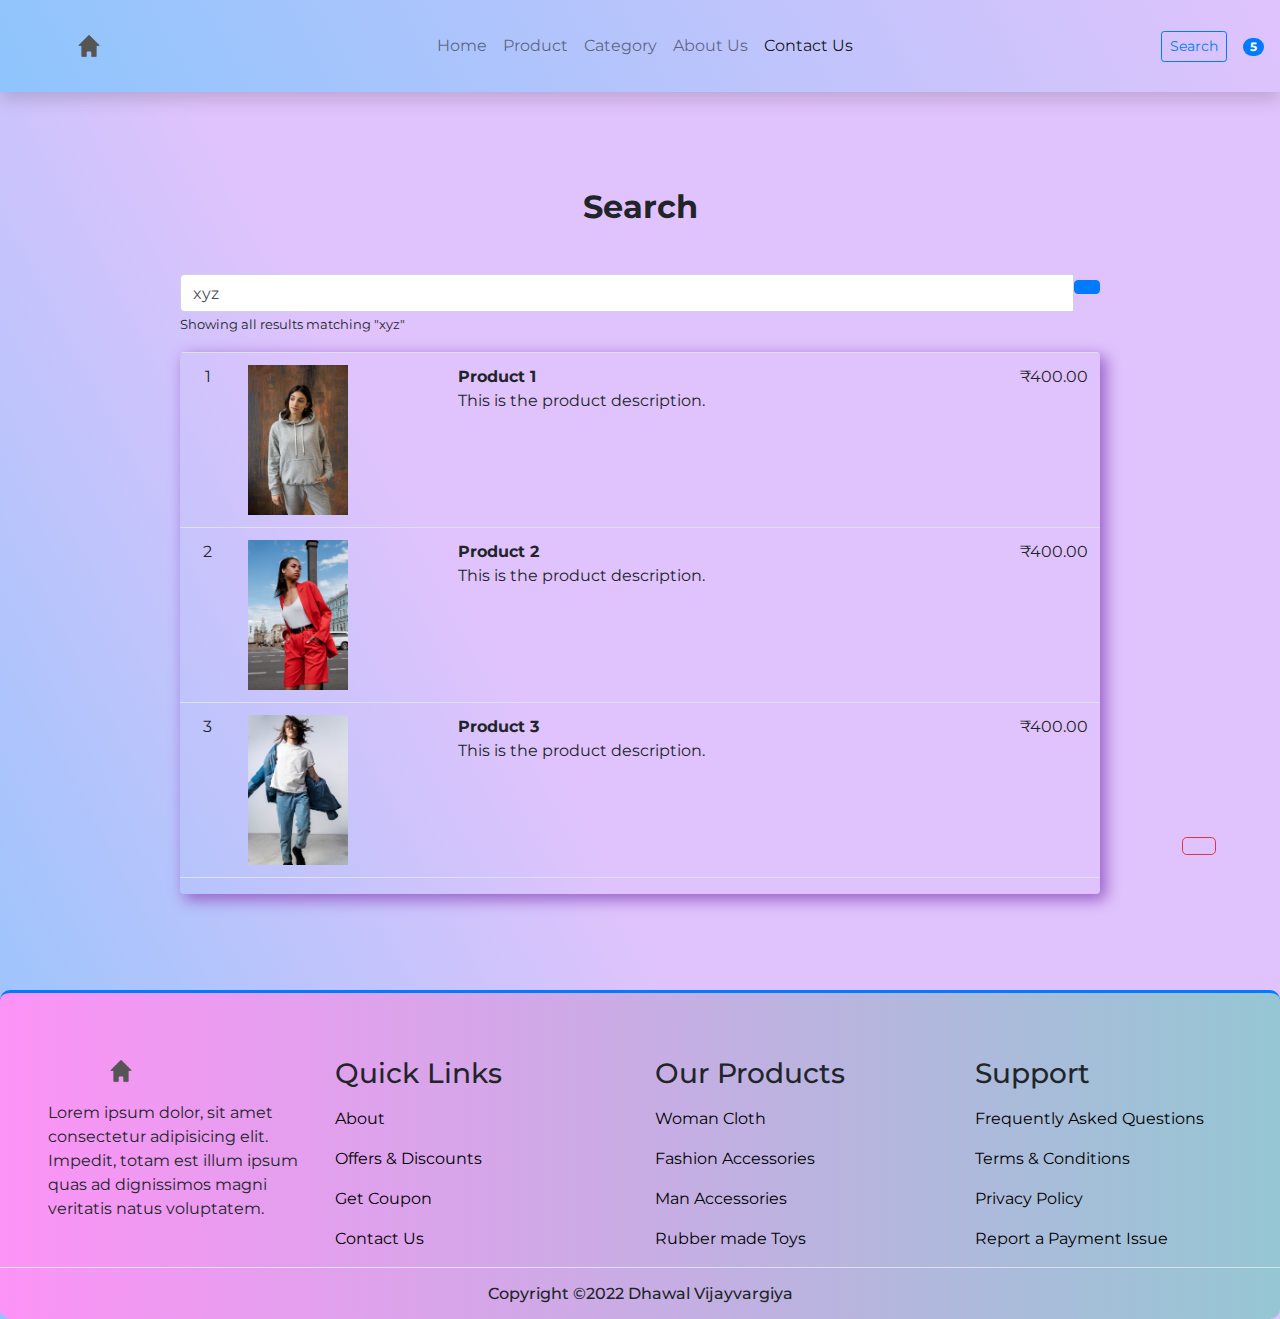
<file: search.html>
<!DOCTYPE html>
<html lang="en">

<head>
    <!-- Required meta tags -->
    <meta charset="utf-8" />
    <meta name="viewport" content="width=device-width, initial-scale=1, shrink-to-fit=no" />

    <!-- style.css  -->
    <link rel="stylesheet" href="./css/style.css">

    <!-- Bootstrap CSS -->
    <link rel="stylesheet" href="https://stackpath.bootstrapcdn.com/bootstrap/4.5.2/css/bootstrap.min.css"
        integrity="sha384-JcKb8q3iqJ61gNV9KGb8thSsNjpSL0n8PARn9HuZOnIxN0hoP+VmmDGMN5t9UJ0Z" crossorigin="anonymous">

    <!-- fontawesome cdn link -->
    <link rel="stylesheet" href="https://cdnjs.cloudflare.com/ajax/libs/font-awesome/5.10.0/css/all.min.css"
        integrity="sha512-PgQMlq+nqFLV4ylk1gwUOgm6CtIIXkKwaIHp/PAIWHzig/lKZSEGKEysh0TCVbHJXCLN7WetD8TFecIky75ZfQ=="
        crossorigin="anonymous" />

    <title>E-Commerce Website Front-End Design</title>
</head>

<body id="top" style="background-color: #8EC5FC;
background-image: linear-gradient(62deg, #8EC5FC 0%, #E0C3FC 43%);">
    <!-- ==============header menu section starts here============== -->
    <section class="header_menu" id="header_menu">
        <div class="container-fluid px-0 shadow">
            <nav class="navbar navbar-expand-lg navbar-light py-3  " style="background-color: #8EC5FC;
    background-image: linear-gradient(62deg, #8EC5FC 0%, #E0C3FC 100%);">
                <a class="navbar-brand pl-5" href="index.html">
                    <img src="./images/new23.png" class="img img-fluid" width="50px" alt="logo">
                </a>
                <button class="navbar-toggler" type="button" data-toggle="collapse"
                    data-target="#navbarSupportedContent" aria-controls="navbarSupportedContent" aria-expanded="false"
                    aria-label="Toggle navigation">
                    <span class="navbar-toggler-icon"></span>
                </button>

                <div class="collapse navbar-collapse" id="navbarSupportedContent">
                    <ul class="navbar-nav mx-auto">
                        <li class="nav-item ">
                            <a class="nav-link" href="index.html">Home <span class="sr-only">(current)</span></a>
                        </li>
                        <li class="nav-item ">
                            <a class="nav-link" href="product.html">Product</a>
                        </li>
                        <li class="nav-item ">
                            <a class="nav-link" href="category.html">Category</a>
                        </li>
                        <li class="nav-item">
                            <a class="nav-link" href="about.html">About Us</a>
                        </li>
                        <li class="nav-item active">
                            <a class="nav-link" href="contact.html">Contact Us</a>
                        </li>
                    </ul>
                    <div class="search mr-3">
                        <a href="search.html" class="btn btn-sm btn-outline-primary">
                            Search
                        </a>
                    </div>
                    <div class="cart">
                        <a href="cart.html">
                            <i class="fas fa-shopping-cart fa-2x"></i>
                            <span class="badge badge-pill badge-primary">5</span>
                        </a>
                    </div>
                </div>
            </nav>
        </div>
    </section>
    <!-- ==============header menu section ends here============== -->


    <!-- ==============search section ends here============== -->

    <section class="search_section py-5 my-5" id="search_section">
        <div class="container">
            <div class="title text-center mb-5">
                <h2><b>Search</b> <i class="fas fa-search"></i></h2>
            </div>
            <div class="row">
                <!-- BEGIN RESULT -->
                <div class="col-md-10 mx-auto">
                    <!-- BEGIN SEARCH INPUT -->
                    <div class="input-group">
                        <input type="text" class="form-control" value="xyz">
                        <span class="input-group-btn">
                            <button class="btn btn-primary" type="button"><i class="fa fa-search"></i></button>
                        </span>
                    </div>
                    <!-- END SEARCH INPUT -->
                    <small>Showing all results matching "xyz"</small>

                    <!-- BEGIN TABLE RESULT -->
                    <div class="table-responsive mt-3 rounded" style="box-shadow: 5px 5px 15px 0.5px #9963ca; border-width:0.1rem">
                        <table class="table table-hover">
                            <tbody class="border-bottom" >
                                <tr>
                                    <td class="number text-center">1</td>
                                    <td class="image"><img src="./images/new9.jpeg" width="100px" class="img img-fluid"
                                            alt=""></td>
                                    <td class="product"><strong>Product 1</strong><br>This is the product description.
                                    </td>
                                    <td class="rate text-right"><span><i class="fa fa-star"></i><i
                                                class="fa fa-star"></i><i class="fa fa-star"></i><i
                                                class="fa fa-star"></i><i class="fa fa-star"></i></span></td>
                                    <td class="price text-right">₹400.00</td>
                                </tr>
                                <tr>
                                    <td class="number text-center">2</td>
                                    <td class="image"><img src="./images/new11.jpeg" width="100px" class="img img-fluid"
                                            alt=""></td>
                                    <td class="product"><strong>Product 2</strong><br>This is the product description.
                                    </td>
                                    <td class="rate text-right"><span><i class="fa fa-star"></i><i
                                                class="fa fa-star"></i><i class="fa fa-star"></i><i
                                                class="fa fa-star"></i><i class="fa fa-star"></i></span></td>
                                    <td class="price text-right">₹400.00</td>
                                </tr>
                                <tr>
                                    <td class="number text-center">3</td>
                                    <td class="image"><img src="./images/new21.jpeg" width="100px" class="img img-fluid"
                                            alt=""></td>
                                    <td class="product"><strong>Product 3</strong><br>This is the product description.
                                    </td>
                                    <td class="rate text-right"><span><i class="fa fa-star"></i><i
                                                class="fa fa-star"></i><i class="fa fa-star"></i><i
                                                class="fa fa-star"></i><i class="fa fa-star"></i></span></td>
                                    <td class="price text-right">₹400.00</td>
                                </tr>
                            </tbody>
                        </table>
                    </div>
                    <!-- END TABLE RESULT -->
                </div>
                <!-- END RESULT -->
            </div>
        </div>
    </section>

    <!-- ==============search section ends here============== -->



    <!-- ==============footer starts here============== -->
    <section class="footer_section pt-5 pb-2 mt-5" id="footer_section">
        <footer>
            <div class="container-fluid">
                <div class="row">
                    <div class="col-md-3 col-6 pl-5">
                        <div class="footer_title">
                            <a class="navbar-brand pl-5" href="index.html">
                                <img src="./images/new23.png" class="img img-fluid" width="50px" alt="logo">
                            </a>
                        </div>
                        <div>
                            Lorem ipsum dolor, sit amet consectetur adipisicing elit. Impedit, totam est illum ipsum
                            quas ad
                            dignissimos magni veritatis natus voluptatem.
                        </div>
                    </div>
                    <div class="col-md-3 col-6">
                        <div class="footer_title pt-3 mb-3">
                            <h3>Quick Links</h3>
                        </div>
                        <div class="footer_links">
                            <ul>
                                <li><a href="about.html">About</a></li>
                                <li><a href="javascript:;">Offers & Discounts</a></li>
                                <li><a href="javascript:;">Get Coupon</a></li>
                                <li><a href="contact.html">Contact Us</a></li>
                            </ul>
                        </div>
                    </div>
                    <div class="col-md-3 col-6">
                        <div class="footer_title pt-3 mb-3">
                            <h3>Our Products</h3>
                        </div>
                        <div class="footer_links">
                            <ul>
                                <li><a href="javascript:;">Woman Cloth</a></li>
                                <li><a href="javascript:;">Fashion Accessories</a></li>
                                <li><a href="javascript:;">Man Accessories</a></li>
                                <li><a href="javascript:;">Rubber made Toys</a></li>
                            </ul>
                        </div>
                    </div>
                    <div class="col-md-3 col-6">
                        <div class="footer_title pt-3 mb-3">
                            <h3>Support</h3>
                        </div>
                        <div class="footer_links">
                            <ul>
                                <li><a href="javascript:;">Frequently Asked Questions</a></li>
                                <li><a href="javascript:;">Terms & Conditions</a></li>
                                <li><a href="javascript:;">Privacy Policy</a></li>
                                <li><a href="javascript:;">Report a Payment Issue</a></li>
                            </ul>
                        </div>
                    </div>
                </div>
            </div>
            <div class="border-top">
                <h6 class="text-center mt-3">Copyright ©2022 Dhawal Vijayvargiya
                </h6>
            </div>
        </footer>
    </section>
    <div class="backtop">
        <a id="button" href="#top" class="btn btn-lg btn-outline-danger" role="button">
            <i class="fas fa-chevron-up text-dark"></i>
        </a>
    </div>
    <!-- ==============footer ends here============== -->


    <!-- Optional JavaScript -->
    <!-- jQuery first, then Popper.js, then Bootstrap JS -->
    <script src="https://code.jquery.com/jquery-3.5.1.slim.min.js"
        integrity="sha384-DfXdz2htPH0lsSSs5nCTpuj/zy4C+OGpamoFVy38MVBnE+IbbVYUew+OrCXaRkfj"
        crossorigin="anonymous"></script>
    <script src="https://cdn.jsdelivr.net/npm/popper.js@1.16.1/dist/umd/popper.min.js"
        integrity="sha384-9/reFTGAW83EW2RDu2S0VKaIzap3H66lZH81PoYlFhbGU+6BZp6G7niu735Sk7lN"
        crossorigin="anonymous"></script>
    <script src="https://stackpath.bootstrapcdn.com/bootstrap/4.5.2/js/bootstrap.min.js"
        integrity="sha384-B4gt1jrGC7Jh4AgTPSdUtOBvfO8shuf57BaghqFfPlYxofvL8/KUEfYiJOMMV+rV"
        crossorigin="anonymous"></script>
</body>

</html>
</file>
<file: css/style.css>
/* fonts styling */
@import url("https://fonts.googleapis.com/css2?family=Montserrat&display=swap");

/* css default format setting */
* {
  margin: 0;
  padding: 0;
  box-sizing: border-box;
  font-family: "Montserrat", sans-serif;
  scroll-behavior: smooth;
}
.bg-light-gray {
  background-color: rgb(241, 240, 240);
}
.section_title h1 {
  text-decoration: underline;
}

/* for cart logo hover effect */
.cart a {
  text-decoration: none;
  list-style: none;
}
.cart a:hover {
  text-decoration: none;
  list-style: none;
}
.bg_cart_1 {
  background-color: #8ec5fc;
  background-image: linear-gradient(62deg, #8ec5fc 0%, #e0c3fc 100%);
}
.list-group-item {
  background-color: inherit !important;
}

/* for product detail page image gallery */
.carousel-indicators li {
  width: auto !important;
  height: auto !important;
}

/* for checkout page */
.bg_checkout_1 {
  background-color: #8ec5fc;
  background-image: linear-gradient(62deg, #8ec5fc 0%, #e0c3fc 100%);
}

/* for product layout design */
.single_product {
  background-color: rgb(241, 240, 240);
}
.product_img {
  position: relative;
}
.product_img .new_product {
  position: absolute;
  top: 5%;
  left: 5%;
}

.contact_form {
  background-color: #8ec5fc;
  background-image: linear-gradient(135deg, #81ffef 10%, #f067b4 100%);
}

/* for services section background gradient */
.feature {
  background-color: #74082c;
  /* background-image: linear-gradient(0deg, #ff4483 0%, #8ce7e4 100%); */
  background-image: linear-gradient(135deg, #81ffef 10%, #f067b4 100%);
}

/* for footer section background gradient */
.footer_section {
  /* background-color: #0093E9;
    background-image: linear-gradient(110deg, #0093E9 19%, #80D0C7 100%); */
  /* background-color: #a9c9ff;
  background-image: linear-gradient(180deg, #a9c9ff 0%, #ffbbec 100%); */
  background-color: #e97dbb;
  background-image: linear-gradient(
    225deg,
    #db7eb3 0%,
    #9869b3 50%,
    #6da6cf 100%
  );
  background: #d3959b; /* fallback for old browsers */
  background: -webkit-linear-gradient(
    to right,
    #8fd686,
    #d4a2a7
  ); /* Chrome 10-25, Safari 5.1-6 */
  background: linear-gradient(
    to right,
    #fc93f6,
    #95c6d3
  ); /* W3C, IE 10+/ Edge, Firefox 16+, Chrome 26+, Opera 12+, Safari 7+ */
}
.footer_section {
  border-top: 3px solid #007bff;
  border-radius: 10px;
}

/* for footer links  */
.footer_links ul li {
  list-style: none;
  margin-bottom: 1rem;
}
.footer_links ul li a {
  color: #000;
  text-decoration: none;
  transition: all 0.2s linear;
}
.footer_links ul li a:hover {
  text-decoration: none;
  margin-left: 5px;
}

/* for scroll to top button */
#button {
  position: fixed;
  right: 5%;
  bottom: 5%;
  z-index: 100;
}

.mt-small-2 {
  margin-top: 0rem !important;
}
.mt-small-5 {
  margin-top: 0rem !important;
}
.mb-small-2 {
  margin-bottom: 0rem !important;
}
.mb-small-5 {
  margin-bottom: 0rem !important;
}
/* for mobile responsive setting */
@media (max-width: 767px) {
  .mt-small-2 {
    margin-top: 0.5rem !important;
  }
  .mt-small-5 {
    margin-top: 3rem !important;
  }
  .mb-small-2 {
    margin-bottom: 0.5rem !important;
  }
  .mb-small-5 {
    margin-bottom: 3rem !important;
  }
}
</file>
